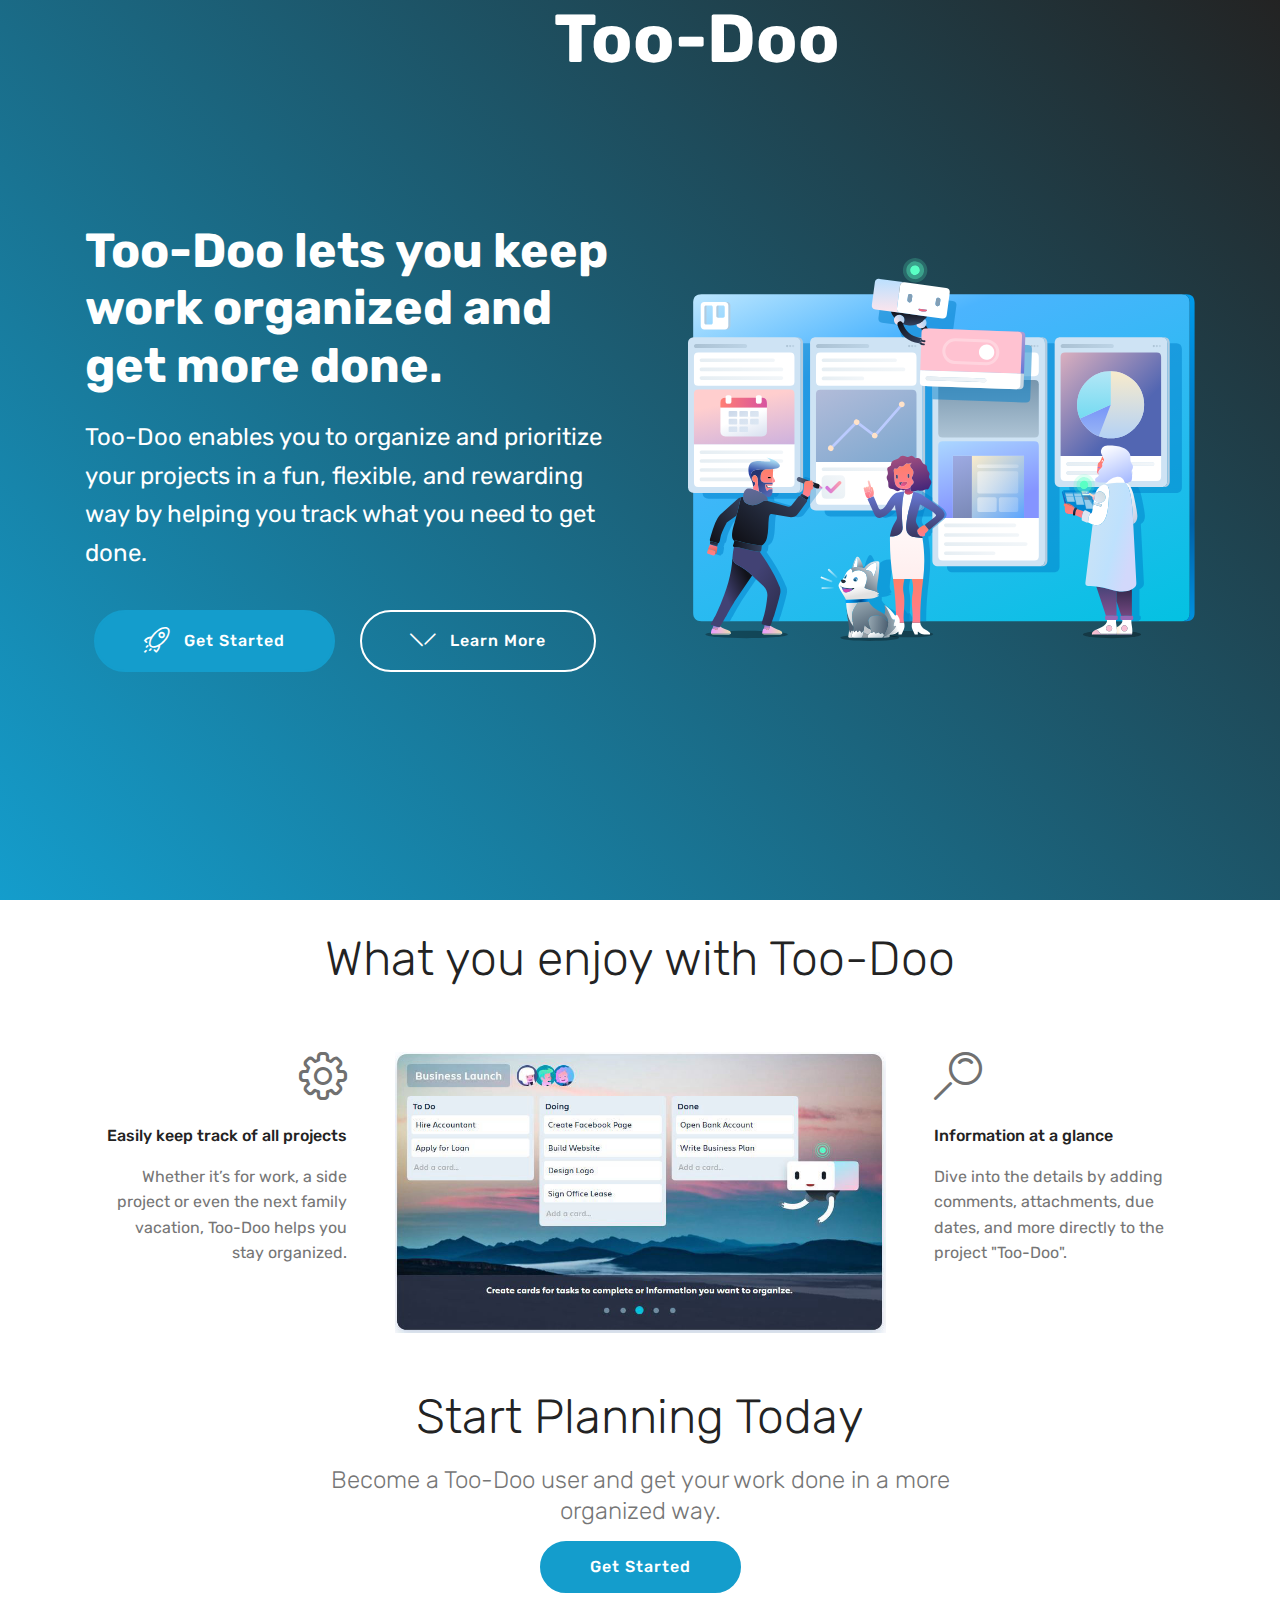
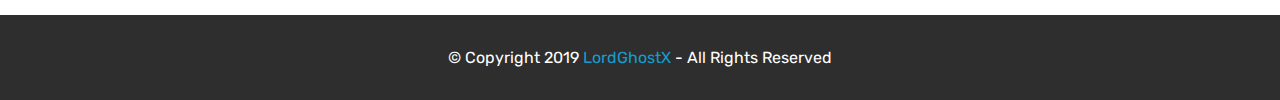
<file: Too-Doo/UI/index.html>
<!DOCTYPE html>
<html  >
<head>
  <meta charset="UTF-8">
  <meta http-equiv="X-UA-Compatible" content="IE=edge">
  <meta name="generator" content="Mobirise v4.10.3, mobirise.com">
  <meta name="viewport" content="width=device-width, initial-scale=1, minimum-scale=1">
  <link rel="shortcut icon" href="assets/images/cover-128x53.png" type="image/x-icon">
  <meta name="description" content="Too-Doo enables you to organize and prioritize your projects in a fun, flexible, and rewarding way by helping you track what you need to get done.">
  
  <title>The Ultimate Todo Application</title>
  <link rel="stylesheet" href="assets/web/assets/mobirise-icons/mobirise-icons.css">
  <link rel="stylesheet" href="assets/web/assets/mobirise-icons-bold/mobirise-icons-bold.css">
  <link rel="stylesheet" href="assets/tether/tether.min.css">
  <link rel="stylesheet" href="assets/bootstrap/css/bootstrap.min.css">
  <link rel="stylesheet" href="assets/bootstrap/css/bootstrap-grid.min.css">
  <link rel="stylesheet" href="assets/bootstrap/css/bootstrap-reboot.min.css">
  <link rel="stylesheet" href="assets/dropdown/css/style.css">
  <link rel="stylesheet" href="assets/theme/css/style.css">
  <link rel="stylesheet" href="assets/mobirise/css/mbr-additional.css" type="text/css">
  
  
  
</head>
<body>
  <section class="menu cid-ryXarc9GTc" once="menu" id="menu2-6">

    

    <nav class="navbar navbar-expand beta-menu navbar-dropdown align-items-center navbar-toggleable-sm bg-color transparent">
        <button class="navbar-toggler navbar-toggler-right" type="button" data-toggle="collapse" data-target="#navbarSupportedContent" aria-controls="navbarSupportedContent" aria-expanded="false" aria-label="Toggle navigation">
            <div class="hamburger">
                <span></span>
                <span></span>
                <span></span>
                <span></span>
            </div>
        </button>
        <div class="menu-logo">
            <div class="navbar-brand">
                
                <span class="navbar-caption-wrap"><a class="navbar-caption text-white display-1" href="index.html">&nbsp; &nbsp; &nbsp; &nbsp; &nbsp; &nbsp; &nbsp; &nbsp; &nbsp; &nbsp; &nbsp; &nbsp; &nbsp; &nbsp; &nbsp; &nbsp; &nbsp; Too-Doo</a></span>
            </div>
        </div>
        <div class="collapse navbar-collapse" id="navbarSupportedContent">
            
            
        </div>
    </nav>
</section>

<section class="header3 cid-ryWLL3mzpj mbr-fullscreen" id="header3-1">

    

    

    <div class="container">
        <div class="media-container-row">
            <div class="mbr-figure" style="width: 100%;">
                <img src="assets/images/hero-a.svg" alt="Mobirise" title="">
            </div>

            <div class="media-content">
                <h1 class="mbr-section-title mbr-white pb-3 mbr-fonts-style display-2"><strong>Too-Doo lets you keep work organized and get more done.</strong></h1>
                
                <div class="mbr-section-text mbr-white pb-3 ">
                    <p class="mbr-text mbr-fonts-style display-5">Too-Doo enables you to organize and prioritize your projects in a fun, flexible, and rewarding way by helping you track what you need to get done.
                    </p>
                </div>
                <div class="mbr-section-btn"><a class="btn btn-md btn-primary display-4" href="register.html"><span class="mbrib-rocket mbr-iconfont mbr-iconfont-btn"></span>Get Started</a>
                    <a class="btn btn-md btn-white-outline display-4" href="#features"><span class="mbrib-arrow-down mbr-iconfont mbr-iconfont-btn"></span>Learn More</a></div>
            </div>
        </div>
    </div>

</section>

<section class="features12 cid-ryX5G7sCvt" id="features">
    
    

    

    <div class="container">
        <h2 class="mbr-section-title pb-2 mbr-fonts-style display-2">
            What you enjoy with Too-Doo</h2>
        

        <div class="media-container-row pt-5">
            <div class="block-content align-right">
                <div class="card pl-3 pr-3">
                    <div class="mbr-card-img-title">
                        <div class="card-img pb-3">
                             <span class="mbr-iconfont mbrib-setting"></span>
                        </div>
                        <div class="mbr-crt-title">
                            <h4 class="card-title py-2 mbr-crt-title mbr-fonts-style display-7">Easily keep track of all projects</h4>
                        </div>
                    </div>                

                    <div class="card-box">
                        <p class="mbr-text mbr-section-text mbr-fonts-style display-7">
                            Whether it’s for work, a side project or even the next family vacation, Too-Doo helps you stay organized.
                        </p>
                    </div>
                </div>

                
            </div>

            <div class="mbr-figure m-auto" style="width: 50%;">
                <img src="assets/images/hero-b-891x510.jpg" alt="Mobirise" title="">
            </div>

            <div class="block-content align-left">
                <div class="card pl-3 pr-3">
                    <div class="mbr-card-img-title">
                        <div class="card-img pb-3">
                             <span class="mbr-iconfont mbrib-search"></span>
                        </div>
                        <div class="mbr-crt-title">
                            <h4 class="card-title py-2 mbr-crt-title mbr-fonts-style display-7">Information at a glance</h4>
                        </div>
                    </div>                

                    <div class="card-box">
                        <p class="mbr-text mbr-section-text mbr-fonts-style display-7">
                            Dive into the details by adding comments, attachments, due dates, and more directly to the project "Too-Doo".</p>
                    </div>
                </div>

                
            </div>
        </div>
    </div>
</section>

<section class="mbr-section content4 cid-ryX7T4BhoN" id="content4-4">

    

    <div class="container">
        <div class="media-container-row">
            <div class="title col-12 col-md-8">
                <h2 class="align-center pb-3 mbr-fonts-style display-2">Start Planning Today</h2>
                <h3 class="mbr-section-subtitle align-center mbr-light mbr-fonts-style display-5">Become a Too-Doo user and get your work done in a more organized way.</h3>
                
            </div>
        </div>
    </div>
</section>

<section class="mbr-section content8 cid-ryXbfy8WKF" id="content8-7">

    

    <div class="container">
        <div class="media-container-row title">
            <div class="col-12 col-md-8">
                <div class="mbr-section-btn align-center"><a class="btn btn-primary display-4" href="register.html">Get Started</a></div>
            </div>
        </div>
    </div>
</section>

<section once="footers" class="cid-ryXbBTrbIF" id="footer6-8">

    

    

    <div class="container">
        <div class="media-container-row align-center mbr-white">
            <div class="col-12">
                <p class="mbr-text mb-0 mbr-fonts-style display-7">
                    © Copyright 2019 <a href="https://github.com/LordGhostX" target="_blank">LordGhostX</a> - All Rights Reserved
                </p>
            </div>
        </div>
    </div>
</section>


  <script src="assets/web/assets/jquery/jquery.min.js"></script>
  <script src="assets/popper/popper.min.js"></script>
  <script src="assets/tether/tether.min.js"></script>
  <script src="assets/bootstrap/js/bootstrap.min.js"></script>
  <script src="assets/smoothscroll/smooth-scroll.js"></script>
  <script src="assets/dropdown/js/script.min.js"></script>
  <script src="assets/touchswipe/jquery.touch-swipe.min.js"></script>
  <script src="assets/theme/js/script.js"></script>
  
  
</body>
</html>
</file>
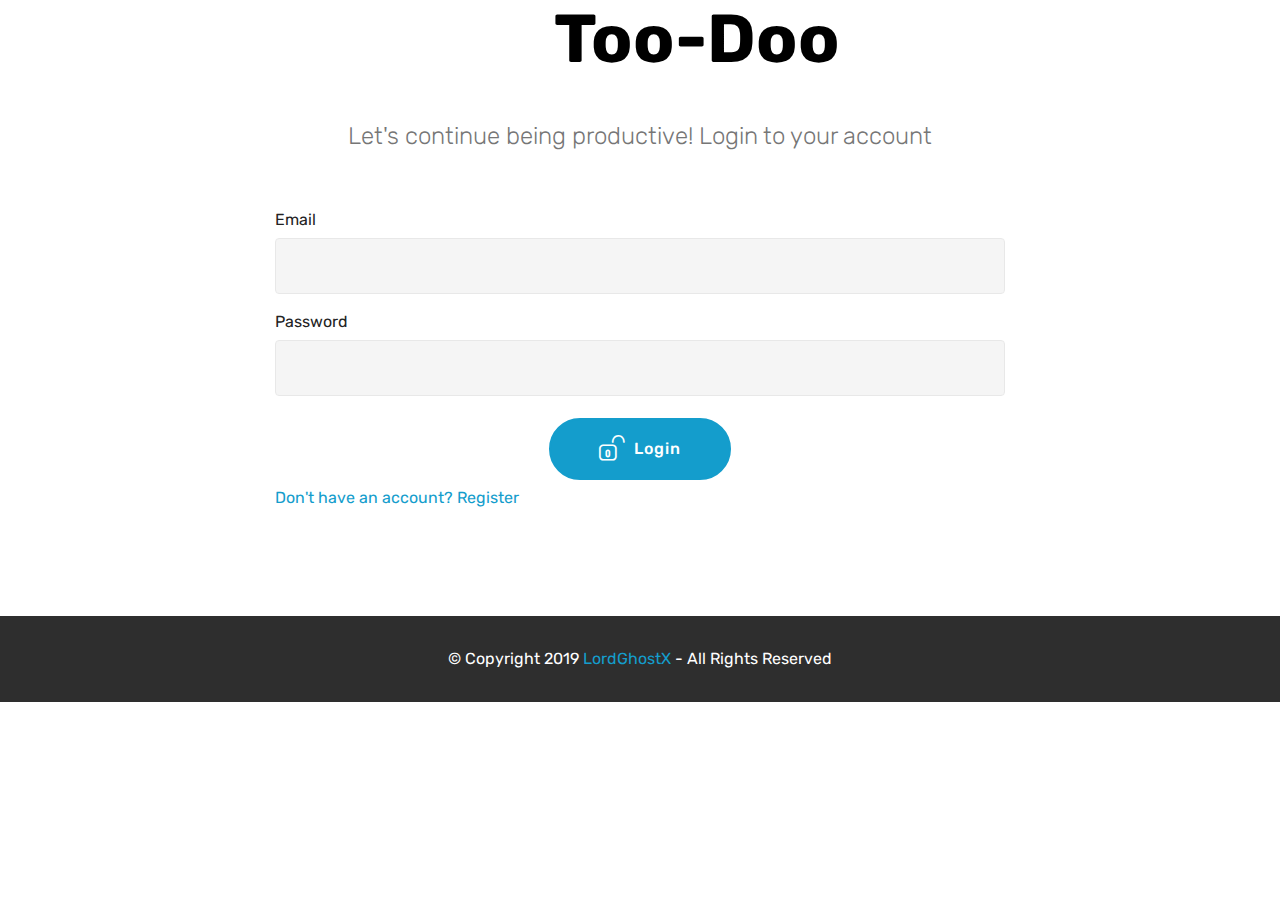
<file: Too-Doo/UI/login.html>
<!DOCTYPE html>
<html  >
<head>
  <meta charset="UTF-8">
  <meta http-equiv="X-UA-Compatible" content="IE=edge">
  <meta name="generator" content="Mobirise v4.10.3, mobirise.com">
  <meta name="viewport" content="width=device-width, initial-scale=1, minimum-scale=1">
  <link rel="shortcut icon" href="assets/images/cover-128x53.png" type="image/x-icon">
  <meta name="description" content="Login to your Too-Doo account">
  
  <title>Login to Too-Doo</title>
  <link rel="stylesheet" href="assets/web/assets/mobirise-icons/mobirise-icons.css">
  <link rel="stylesheet" href="assets/web/assets/mobirise-icons-bold/mobirise-icons-bold.css">
  <link rel="stylesheet" href="assets/tether/tether.min.css">
  <link rel="stylesheet" href="assets/bootstrap/css/bootstrap.min.css">
  <link rel="stylesheet" href="assets/bootstrap/css/bootstrap-grid.min.css">
  <link rel="stylesheet" href="assets/bootstrap/css/bootstrap-reboot.min.css">
  <link rel="stylesheet" href="assets/dropdown/css/style.css">
  <link rel="stylesheet" href="assets/theme/css/style.css">
  <link rel="stylesheet" href="assets/mobirise/css/mbr-additional.css" type="text/css">
  
  
  
</head>
<body>
  <section class="menu cid-ryXarc9GTc" once="menu" id="menu2-9">

    

    <nav class="navbar navbar-expand beta-menu navbar-dropdown align-items-center navbar-toggleable-sm bg-color transparent">
        <button class="navbar-toggler navbar-toggler-right" type="button" data-toggle="collapse" data-target="#navbarSupportedContent" aria-controls="navbarSupportedContent" aria-expanded="false" aria-label="Toggle navigation">
            <div class="hamburger">
                <span></span>
                <span></span>
                <span></span>
                <span></span>
            </div>
        </button>
        <div class="menu-logo">
            <div class="navbar-brand">
                
                <span class="navbar-caption-wrap"><a class="navbar-caption text-black display-1" href="index.html">&nbsp; &nbsp; &nbsp; &nbsp; &nbsp; &nbsp; &nbsp; &nbsp; &nbsp; &nbsp; &nbsp; &nbsp; &nbsp; &nbsp; &nbsp; &nbsp; &nbsp; Too-Doo</a></span>
            </div>
        </div>
        <div class="collapse navbar-collapse" id="navbarSupportedContent">
            
            
        </div>
    </nav>
</section>

<section class="mbr-section form1 cid-ryYG7wJq4y" id="form1-b">

    

    
    <div class="container">
        <div class="row justify-content-center">
            <div class="title col-12 col-lg-8">
                
                <h3 class="mbr-section-subtitle align-center mbr-light pb-3 mbr-fonts-style display-5">
                    <br>Let's continue being productive! Login to your account</h3>
            </div>
        </div>
    </div>
    <div class="container">
        <div class="row justify-content-center">
            <div class="media-container-column col-lg-8" data-form-type="formoid">
                <!---Formbuilder Form--->
                <form action="dashboard.html" method="POST" class="mbr-form form-with-styler">
                    <div class="row">
                        
                        <div hidden="hidden" data-form-alert-danger="" class="alert alert-danger col-12">
                        </div>
                    </div>
                    <div class="dragArea row">
                        <div class="col-md-12  form-group" data-for="name">
                            <label for="email-form1-b" class="form-control-label mbr-fonts-style display-7">Email</label>
                            <input type="email" name="email" data-form-field="Email" required="required" class="form-control display-7" id="email-form1-b">
                        </div>
                        
						<div data-for="Password" class="col-md-12 form-group">
                            <label for="password-form1-b" class="form-control-label mbr-fonts-style display-7">Password</label>
                            <input type="password" name="password" data-form-field="Password" class="form-control display-7" id="password-form1-b">
                        </div>
                        <div class="col-md-12 input-group-btn align-center"><button type="submit" class="btn btn-primary btn-form display-4"><span class="mbrib-unlock mbr-iconfont mbr-iconfont-btn"></span>Login</button></div>
                    </div>
					<div>
						<p class="mbr-fonts-style display-7"><a href="register.html">Don't have an account? Register</a></p>
					</div>
                </form><!---Formbuilder Form--->
            </div>
        </div>
    </div>
</section>

<section once="footers" class="cid-ryXbBTrbIF" id="footer6-a">

    

    

    <div class="container">
        <div class="media-container-row align-center mbr-white">
            <div class="col-12">
                <p class="mbr-text mb-0 mbr-fonts-style display-7">
                    © Copyright 2019 <a href="https://github.com/LordGhostX" target="_blank">LordGhostX</a> - All Rights Reserved
                </p>
            </div>
        </div>
    </div>
</section>


  <script src="assets/web/assets/jquery/jquery.min.js"></script>
  <script src="assets/popper/popper.min.js"></script>
  <script src="assets/tether/tether.min.js"></script>
  <script src="assets/bootstrap/js/bootstrap.min.js"></script>
  <script src="assets/smoothscroll/smooth-scroll.js"></script>
  <script src="assets/dropdown/js/script.min.js"></script>
  <script src="assets/touchswipe/jquery.touch-swipe.min.js"></script>
  <script src="assets/theme/js/script.js"></script>
  
  
</body>
</html>
</file>
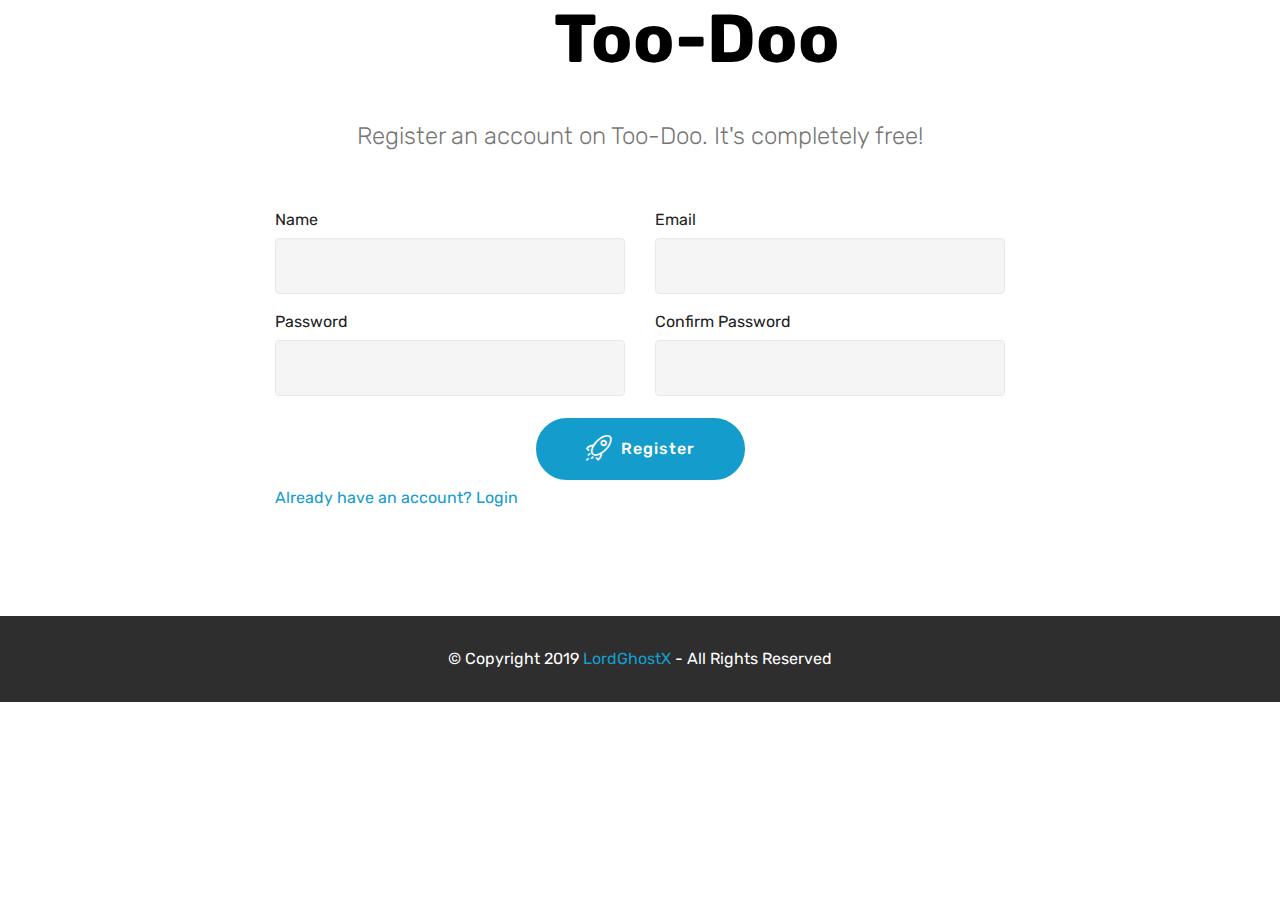
<file: Too-Doo/UI/register.html>
<!DOCTYPE html>
<html  >
<head>
  <meta charset="UTF-8">
  <meta http-equiv="X-UA-Compatible" content="IE=edge">
  <meta name="generator" content="Mobirise v4.10.3, mobirise.com">
  <meta name="viewport" content="width=device-width, initial-scale=1, minimum-scale=1">
  <link rel="shortcut icon" href="assets/images/cover-128x53.png" type="image/x-icon">
  <meta name="description" content="Register on the Too-Doo Application">
  
  <title>Register on Too-Doo</title>
  <link rel="stylesheet" href="assets/web/assets/mobirise-icons/mobirise-icons.css">
  <link rel="stylesheet" href="assets/web/assets/mobirise-icons-bold/mobirise-icons-bold.css">
  <link rel="stylesheet" href="assets/tether/tether.min.css">
  <link rel="stylesheet" href="assets/bootstrap/css/bootstrap.min.css">
  <link rel="stylesheet" href="assets/bootstrap/css/bootstrap-grid.min.css">
  <link rel="stylesheet" href="assets/bootstrap/css/bootstrap-reboot.min.css">
  <link rel="stylesheet" href="assets/dropdown/css/style.css">
  <link rel="stylesheet" href="assets/theme/css/style.css">
  <link rel="stylesheet" href="assets/mobirise/css/mbr-additional.css" type="text/css">
  
  
  
</head>
<body>
  <section class="menu cid-ryXarc9GTc" once="menu" id="menu2-9">

    

    <nav class="navbar navbar-expand beta-menu navbar-dropdown align-items-center navbar-toggleable-sm bg-color transparent">
        <button class="navbar-toggler navbar-toggler-right" type="button" data-toggle="collapse" data-target="#navbarSupportedContent" aria-controls="navbarSupportedContent" aria-expanded="false" aria-label="Toggle navigation">
            <div class="hamburger">
                <span></span>
                <span></span>
                <span></span>
                <span></span>
            </div>
        </button>
        <div class="menu-logo">
            <div class="navbar-brand">
                
                <span class="navbar-caption-wrap"><a class="navbar-caption text-black display-1" href="index.html">&nbsp; &nbsp; &nbsp; &nbsp; &nbsp; &nbsp; &nbsp; &nbsp; &nbsp; &nbsp; &nbsp; &nbsp; &nbsp; &nbsp; &nbsp; &nbsp; &nbsp; Too-Doo</a></span>
            </div>
        </div>
        <div class="collapse navbar-collapse" id="navbarSupportedContent">
            
            
        </div>
    </nav>
</section>

<section class="mbr-section form1 cid-ryYG7wJq4y" id="form1-b">

    

    
    <div class="container">
        <div class="row justify-content-center">
            <div class="title col-12 col-lg-8">
                
                <h3 class="mbr-section-subtitle align-center mbr-light pb-3 mbr-fonts-style display-5">
                    <br>Register an account on Too-Doo. It's completely free!</h3>
            </div>
        </div>
    </div>
    <div class="container">
        <div class="row justify-content-center">
            <div class="media-container-column col-lg-8" data-form-type="formoid">
                <!---Formbuilder Form--->
                <form action="login.html" method="POST" class="mbr-form form-with-styler">
                    <div class="row">
                        
                        <div hidden="hidden" data-form-alert-danger="" class="alert alert-danger col-12">
                        </div>
                    </div>
                    <div class="dragArea row">
                        <div class="col-md-6  form-group" data-for="name">
                            <label for="name-form1-b" class="form-control-label mbr-fonts-style display-7">Name</label>
                            <input type="text" name="name" data-form-field="Name" required="required" class="form-control display-7" id="name-form1-b">
                        </div>
                        <div class="col-md-6  form-group" data-for="email">
                            <label for="email-form1-b" class="form-control-label mbr-fonts-style display-7">Email</label>
                            <input type="email" name="email" data-form-field="Email" required="required" class="form-control display-7" id="email-form1-b">
                        </div>
                        
                        <div data-for="Password1" class="col-md-6 form-group">
                            <label for="password1-form1-b" class="form-control-label mbr-fonts-style display-7">Password</label>
                            <input type="password" name="password1" data-form-field="Password1" class="form-control display-7" id="password1-form1-b">
                        </div>
						<div data-for="Password2" class="col-md-6 form-group">
                            <label for="password2-form1-b" class="form-control-label mbr-fonts-style display-7">Confirm Password</label>
                            <input type="password" name="password2" data-form-field="Password2" class="form-control display-7" id="password2-form1-b">
                        </div>
                        <div class="col-md-12 input-group-btn align-center"><button type="submit" class="btn btn-primary btn-form display-4"><span class="mbrib-rocket mbr-iconfont mbr-iconfont-btn"></span>Register</button></div>
                    </div>
					<div>
						<p class="mbr-fonts-style display-7"><a href="login.html">Already have an account? Login</a></p>
					</div>
                </form><!---Formbuilder Form--->
            </div>
        </div>
    </div>
</section>

<section once="footers" class="cid-ryXbBTrbIF" id="footer6-a">

    

    

    <div class="container">
        <div class="media-container-row align-center mbr-white">
            <div class="col-12">
                <p class="mbr-text mb-0 mbr-fonts-style display-7">
                    © Copyright 2019 <a href="https://github.com/LordGhostX" target="_blank">LordGhostX</a> - All Rights Reserved
                </p>
            </div>
        </div>
    </div>
</section>


  <script src="assets/web/assets/jquery/jquery.min.js"></script>
  <script src="assets/popper/popper.min.js"></script>
  <script src="assets/tether/tether.min.js"></script>
  <script src="assets/bootstrap/js/bootstrap.min.js"></script>
  <script src="assets/smoothscroll/smooth-scroll.js"></script>
  <script src="assets/dropdown/js/script.min.js"></script>
  <script src="assets/touchswipe/jquery.touch-swipe.min.js"></script>
  <script src="assets/theme/js/script.js"></script>
  
  
</body>
</html>
</file>
<file: Too-Doo/UI/assets/web/assets/mobirise-icons/mobirise-icons.css>
@font-face {
  font-family: 'MobiriseIcons';
  src:  url('mobirise-icons.eot?spat4u');
  src:  url('mobirise-icons.eot?spat4u#iefix') format('embedded-opentype'),
    url('mobirise-icons.ttf?spat4u') format('truetype'),
    url('mobirise-icons.woff?spat4u') format('woff'),
    url('mobirise-icons.svg?spat4u#MobiriseIcons') format('svg');
  font-weight: normal;
  font-style: normal;
}

[class^="mbri-"], [class*=" mbri-"] {
  /* use !important to prevent issues with browser extensions that change fonts */
  font-family: MobiriseIcons !important;
  speak: none;
  font-style: normal;
  font-weight: normal;
  font-variant: normal;
  text-transform: none;
  line-height: 1;

  /* Better Font Rendering =========== */
  -webkit-font-smoothing: antialiased;
  -moz-osx-font-smoothing: grayscale;
}

.mbri-add-submenu:before {
  content: "\e900";
}
.mbri-alert:before {
  content: "\e901";
}
.mbri-align-center:before {
  content: "\e902";
}
.mbri-align-justify:before {
  content: "\e903";
}
.mbri-align-left:before {
  content: "\e904";
}
.mbri-align-right:before {
  content: "\e905";
}
.mbri-android:before {
  content: "\e906";
}
.mbri-apple:before {
  content: "\e907";
}
.mbri-arrow-down:before {
  content: "\e908";
}
.mbri-arrow-next:before {
  content: "\e909";
}
.mbri-arrow-prev:before {
  content: "\e90a";
}
.mbri-arrow-up:before {
  content: "\e90b";
}
.mbri-bold:before {
  content: "\e90c";
}
.mbri-bookmark:before {
  content: "\e90d";
}
.mbri-bootstrap:before {
  content: "\e90e";
}
.mbri-briefcase:before {
  content: "\e90f";
}
.mbri-browse:before {
  content: "\e910";
}
.mbri-bulleted-list:before {
  content: "\e911";
}
.mbri-calendar:before {
  content: "\e912";
}
.mbri-camera:before {
  content: "\e913";
}
.mbri-cart-add:before {
  content: "\e914";
}
.mbri-cart-full:before {
  content: "\e915";
}
.mbri-cash:before {
  content: "\e916";
}
.mbri-change-style:before {
  content: "\e917";
}
.mbri-chat:before {
  content: "\e918";
}
.mbri-clock:before {
  content: "\e919";
}
.mbri-close:before {
  content: "\e91a";
}
.mbri-cloud:before {
  content: "\e91b";
}
.mbri-code:before {
  content: "\e91c";
}
.mbri-contact-form:before {
  content: "\e91d";
}
.mbri-credit-card:before {
  content: "\e91e";
}
.mbri-cursor-click:before {
  content: "\e91f";
}
.mbri-cust-feedback:before {
  content: "\e920";
}
.mbri-database:before {
  content: "\e921";
}
.mbri-delivery:before {
  content: "\e922";
}
.mbri-desktop:before {
  content: "\e923";
}
.mbri-devices:before {
  content: "\e924";
}
.mbri-down:before {
  content: "\e925";
}
.mbri-download:before {
  content: "\e989";
}
.mbri-drag-n-drop:before {
  content: "\e927";
}
.mbri-drag-n-drop2:before {
  content: "\e928";
}
.mbri-edit:before {
  content: "\e929";
}
.mbri-edit2:before {
  content: "\e92a";
}
.mbri-error:before {
  content: "\e92b";
}
.mbri-extension:before {
  content: "\e92c";
}
.mbri-features:before {
  content: "\e92d";
}
.mbri-file:before {
  content: "\e92e";
}
.mbri-flag:before {
  content: "\e92f";
}
.mbri-folder:before {
  content: "\e930";
}
.mbri-gift:before {
  content: "\e931";
}
.mbri-github:before {
  content: "\e932";
}
.mbri-globe:before {
  content: "\e933";
}
.mbri-globe-2:before {
  content: "\e934";
}
.mbri-growing-chart:before {
  content: "\e935";
}
.mbri-hearth:before {
  content: "\e936";
}
.mbri-help:before {
  content: "\e937";
}
.mbri-home:before {
  content: "\e938";
}
.mbri-hot-cup:before {
  content: "\e939";
}
.mbri-idea:before {
  content: "\e93a";
}
.mbri-image-gallery:before {
  content: "\e93b";
}
.mbri-image-slider:before {
  content: "\e93c";
}
.mbri-info:before {
  content: "\e93d";
}
.mbri-italic:before {
  content: "\e93e";
}
.mbri-key:before {
  content: "\e93f";
}
.mbri-laptop:before {
  content: "\e940";
}
.mbri-layers:before {
  content: "\e941";
}
.mbri-left-right:before {
  content: "\e942";
}
.mbri-left:before {
  content: "\e943";
}
.mbri-letter:before {
  content: "\e944";
}
.mbri-like:before {
  content: "\e945";
}
.mbri-link:before {
  content: "\e946";
}
.mbri-lock:before {
  content: "\e947";
}
.mbri-login:before {
  content: "\e948";
}
.mbri-logout:before {
  content: "\e949";
}
.mbri-magic-stick:before {
  content: "\e94a";
}
.mbri-map-pin:before {
  content: "\e94b";
}
.mbri-menu:before {
  content: "\e94c";
}
.mbri-mobile:before {
  content: "\e94d";
}
.mbri-mobile2:before {
  content: "\e94e";
}
.mbri-mobirise:before {
  content: "\e94f";
}
.mbri-more-horizontal:before {
  content: "\e950";
}
.mbri-more-vertical:before {
  content: "\e951";
}
.mbri-music:before {
  content: "\e952";
}
.mbri-new-file:before {
  content: "\e953";
}
.mbri-numbered-list:before {
  content: "\e954";
}
.mbri-opened-folder:before {
  content: "\e955";
}
.mbri-pages:before {
  content: "\e956";
}
.mbri-paper-plane:before {
  content: "\e957";
}
.mbri-paperclip:before {
  content: "\e958";
}
.mbri-photo:before {
  content: "\e959";
}
.mbri-photos:before {
  content: "\e95a";
}
.mbri-pin:before {
  content: "\e95b";
}
.mbri-play:before {
  content: "\e95c";
}
.mbri-plus:before {
  content: "\e95d";
}
.mbri-preview:before {
  content: "\e95e";
}
.mbri-print:before {
  content: "\e95f";
}
.mbri-protect:before {
  content: "\e960";
}
.mbri-question:before {
  content: "\e961";
}
.mbri-quote-left:before {
  content: "\e962";
}
.mbri-quote-right:before {
  content: "\e963";
}
.mbri-refresh:before {
  content: "\e964";
}
.mbri-responsive:before {
  content: "\e965";
}
.mbri-right:before {
  content: "\e966";
}
.mbri-rocket:before {
  content: "\e967";
}
.mbri-sad-face:before {
  content: "\e968";
}
.mbri-sale:before {
  content: "\e969";
}
.mbri-save:before {
  content: "\e96a";
}
.mbri-search:before {
  content: "\e96b";
}
.mbri-setting:before {
  content: "\e96c";
}
.mbri-setting2:before {
  content: "\e96d";
}
.mbri-setting3:before {
  content: "\e96e";
}
.mbri-share:before {
  content: "\e96f";
}
.mbri-shopping-bag:before {
  content: "\e970";
}
.mbri-shopping-basket:before {
  content: "\e971";
}
.mbri-shopping-cart:before {
  content: "\e972";
}
.mbri-sites:before {
  content: "\e973";
}
.mbri-smile-face:before {
  content: "\e974";
}
.mbri-speed:before {
  content: "\e975";
}
.mbri-star:before {
  content: "\e976";
}
.mbri-success:before {
  content: "\e977";
}
.mbri-sun:before {
  content: "\e978";
}
.mbri-sun2:before {
  content: "\e979";
}
.mbri-tablet:before {
  content: "\e97a";
}
.mbri-tablet-vertical:before {
  content: "\e97b";
}
.mbri-target:before {
  content: "\e97c";
}
.mbri-timer:before {
  content: "\e97d";
}
.mbri-to-ftp:before {
  content: "\e97e";
}
.mbri-to-local-drive:before {
  content: "\e97f";
}
.mbri-touch-swipe:before {
  content: "\e980";
}
.mbri-touch:before {
  content: "\e981";
}
.mbri-trash:before {
  content: "\e982";
}
.mbri-underline:before {
  content: "\e983";
}
.mbri-unlink:before {
  content: "\e984";
}
.mbri-unlock:before {
  content: "\e985";
}
.mbri-up-down:before {
  content: "\e986";
}
.mbri-up:before {
  content: "\e987";
}
.mbri-update:before {
  content: "\e988";
}
.mbri-upload:before {
 content: "\e926"; 
}
.mbri-user:before {
  content: "\e98a";
}
.mbri-user2:before {
  content: "\e98b";
}
.mbri-users:before {
  content: "\e98c";
}
.mbri-video:before {
  content: "\e98d";
}
.mbri-video-play:before {
  content: "\e98e";
}
.mbri-watch:before {
  content: "\e98f";
}
.mbri-website-theme:before {
  content: "\e990";
}
.mbri-wifi:before {
  content: "\e991";
}
.mbri-windows:before {
  content: "\e992";
}
.mbri-zoom-out:before {
  content: "\e993";
}
.mbri-redo:before {
  content: "\e994";
}
.mbri-undo:before {
  content: "\e995";
}
</file>
<file: Too-Doo/UI/assets/web/assets/mobirise-icons-bold/mobirise-icons-bold.css>
@font-face {
  font-family: 'mobirise-icons-bold';
  src:  url('mobirise-icons-bold.eot?m1l4yr');
  src:  url('mobirise-icons-bold.eot?m1l4yr#iefix') format('embedded-opentype'),
    url('mobirise-icons-bold.ttf?m1l4yr') format('truetype'),
    url('mobirise-icons-bold.woff?m1l4yr') format('woff'),
    url('mobirise-icons-bold.svg?m1l4yr#mobirise-icons-bold') format('svg');
  font-weight: normal;
  font-style: normal;
}

[class^="mbrib-"], [class*="mbrib-"] {
  /* use !important to prevent issues with browser extensions that change fonts */
  font-family: 'mobirise-icons-bold' !important;
  speak: none;
  font-style: normal;
  font-weight: normal;
  font-variant: normal;
  text-transform: none;
  line-height: 1;

  /* Better Font Rendering =========== */
  -webkit-font-smoothing: antialiased;
  -moz-osx-font-smoothing: grayscale;
}

.mbrib-add-submenu:before {
  content: "\e900";
}
.mbrib-alert:before {
  content: "\e901";
}
.mbrib-align-center:before {
  content: "\e902";
}
.mbrib-align-justify:before {
  content: "\e903";
}
.mbrib-align-left:before {
  content: "\e904";
}
.mbrib-align-right:before {
  content: "\e905";
}
.mbrib-android:before {
  content: "\e906";
}
.mbrib-apple:before {
  content: "\e907";
}
.mbrib-arrow-down:before {
  content: "\e908";
}
.mbrib-arrow-next:before {
  content: "\e909";
}
.mbrib-arrow-prev:before {
  content: "\e90a";
}
.mbrib-arrow-up:before {
  content: "\e90b";
}
.mbrib-bold:before {
  content: "\e90c";
}
.mbrib-bookmark:before {
  content: "\e90d";
}
.mbrib-bootstrap:before {
  content: "\e90e";
}
.mbrib-briefcase:before {
  content: "\e90f";
}
.mbrib-browse:before {
  content: "\e910";
}
.mbrib-bulleted-list:before {
  content: "\e911";
}
.mbrib-calendar:before {
  content: "\e912";
}
.mbrib-camera:before {
  content: "\e913";
}
.mbrib-cart-add:before {
  content: "\e914";
}
.mbrib-cart-full:before {
  content: "\e915";
}
.mbrib-cash:before {
  content: "\e916";
}
.mbrib-change-style:before {
  content: "\e917";
}
.mbrib-chat:before {
  content: "\e918";
}
.mbrib-clock:before {
  content: "\e919";
}
.mbrib-close:before {
  content: "\e91a";
}
.mbrib-cloud:before {
  content: "\e91b";
}
.mbrib-code:before {
  content: "\e91c";
}
.mbrib-contact-form:before {
  content: "\e91d";
}
.mbrib-credit-card:before {
  content: "\e91e";
}
.mbrib-cursor-click:before {
  content: "\e91f";
}
.mbrib-cust-feedback:before {
  content: "\e920";
}
.mbrib-database:before {
  content: "\e921";
}
.mbrib-delivery:before {
  content: "\e922";
}
.mbrib-desktop:before {
  content: "\e923";
}
.mbrib-devices:before {
  content: "\e924";
}
.mbrib-down:before {
  content: "\e925";
}
.mbrib-download:before {
  content: "\e926";
}
.mbrib-drag-n-drop:before {
  content: "\e927";
}
.mbrib-drag-n-drop2:before {
  content: "\e928";
}
.mbrib-edit:before {
  content: "\e929";
}
.mbrib-edit2:before {
  content: "\e92a";
}
.mbrib-error:before {
  content: "\e92b";
}
.mbrib-extension:before {
  content: "\e92c";
}
.mbrib-features:before {
  content: "\e92d";
}
.mbrib-file:before {
  content: "\e92e";
}
.mbrib-flag:before {
  content: "\e92f";
}
.mbrib-folder:before {
  content: "\e930";
}
.mbrib-gift:before {
  content: "\e931";
}
.mbrib-github:before {
  content: "\e932";
}
.mbrib-globe-2:before {
  content: "\e933";
}
.mbrib-globe:before {
  content: "\e934";
}
.mbrib-growing-chart:before {
  content: "\e935";
}
.mbrib-hearth:before {
  content: "\e936";
}
.mbrib-help:before {
  content: "\e937";
}
.mbrib-home:before {
  content: "\e938";
}
.mbrib-hot-cup:before {
  content: "\e939";
}
.mbrib-idea:before {
  content: "\e93a";
}
.mbrib-image-gallery:before {
  content: "\e93b";
}
.mbrib-image-slider:before {
  content: "\e93c";
}
.mbrib-info:before {
  content: "\e93d";
}
.mbrib-italic:before {
  content: "\e93e";
}
.mbrib-key:before {
  content: "\e93f";
}
.mbrib-laptop:before {
  content: "\e940";
}
.mbrib-layers:before {
  content: "\e941";
}
.mbrib-left-right:before {
  content: "\e942";
}
.mbrib-left:before {
  content: "\e943";
}
.mbrib-letter:before {
  content: "\e944";
}
.mbrib-like:before {
  content: "\e945";
}
.mbrib-link:before {
  content: "\e946";
}
.mbrib-lock:before {
  content: "\e947";
}
.mbrib-login:before {
  content: "\e948";
}
.mbrib-logout:before {
  content: "\e949";
}
.mbrib-magic-stick:before {
  content: "\e94a";
}
.mbrib-map-pin:before {
  content: "\e94b";
}
.mbrib-menu:before {
  content: "\e94c";
}
.mbrib-mobile:before {
  content: "\e94d";
}
.mbrib-mobile2:before {
  content: "\e94e";
}
.mbrib-mobirise:before {
  content: "\e94f";
}
.mbrib-more-horizontal:before {
  content: "\e950";
}
.mbrib-more-vertical:before {
  content: "\e951";
}
.mbrib-music:before {
  content: "\e952";
}
.mbrib-new-file:before {
  content: "\e953";
}
.mbrib-numbered-list:before {
  content: "\e954";
}
.mbrib-opened-folder:before {
  content: "\e955";
}
.mbrib-pages:before {
  content: "\e956";
}
.mbrib-paper-plane:before {
  content: "\e957";
}
.mbrib-paperclip:before {
  content: "\e958";
}
.mbrib-photo:before {
  content: "\e959";
}
.mbrib-photos:before {
  content: "\e95a";
}
.mbrib-pin:before {
  content: "\e95b";
}
.mbrib-play:before {
  content: "\e95c";
}
.mbrib-plus:before {
  content: "\e95d";
}
.mbrib-preview:before {
  content: "\e95e";
}
.mbrib-print:before {
  content: "\e95f";
}
.mbrib-protect:before {
  content: "\e960";
}
.mbrib-question:before {
  content: "\e961";
}
.mbrib-quote-left:before {
  content: "\e962";
}
.mbrib-quote-right:before {
  content: "\e963";
}
.mbrib-redo:before {
  content: "\e964";
}
.mbrib-refresh:before {
  content: "\e965";
}
.mbrib-responsive:before {
  content: "\e966";
}
.mbrib-right:before {
  content: "\e967";
}
.mbrib-rocket:before {
  content: "\e968";
}
.mbrib-sad-face:before {
  content: "\e969";
}
.mbrib-sale:before {
  content: "\e96a";
}
.mbrib-save:before {
  content: "\e96b";
}
.mbrib-search:before {
  content: "\e96c";
}
.mbrib-setting:before {
  content: "\e96d";
}
.mbrib-setting2:before {
  content: "\e96e";
}
.mbrib-setting3:before {
  content: "\e96f";
}
.mbrib-share:before {
  content: "\e970";
}
.mbrib-shopping-bag:before {
  content: "\e971";
}
.mbrib-shopping-basket:before {
  content: "\e972";
}
.mbrib-shopping-cart:before {
  content: "\e973";
}
.mbrib-sites:before {
  content: "\e974";
}
.mbrib-smile-face:before {
  content: "\e975";
}
.mbrib-speed:before {
  content: "\e976";
}
.mbrib-star:before {
  content: "\e977";
}
.mbrib-success:before {
  content: "\e978";
}
.mbrib-sun:before {
  content: "\e979";
}
.mbrib-sun2:before {
  content: "\e97a";
}
.mbrib-tablet-vertical:before {
  content: "\e97b";
}
.mbrib-tablet:before {
  content: "\e97c";
}
.mbrib-target:before {
  content: "\e97d";
}
.mbrib-timer:before {
  content: "\e97e";
}
.mbrib-to-ftp:before {
  content: "\e97f";
}
.mbrib-to-local-drive:before {
  content: "\e980";
}
.mbrib-touch-swipe:before {
  content: "\e981";
}
.mbrib-touch:before {
  content: "\e982";
}
.mbrib-trash:before {
  content: "\e983";
}
.mbrib-underline:before {
  content: "\e984";
}
.mbrib-undo:before {
  content: "\e985";
}
.mbrib-unlink:before {
  content: "\e986";
}
.mbrib-unlock:before {
  content: "\e987";
}
.mbrib-up-down:before {
  content: "\e988";
}
.mbrib-up:before {
  content: "\e989";
}
.mbrib-update:before {
  content: "\e98a";
}
.mbrib-upload:before {
  content: "\e98b";
}
.mbrib-user:before {
  content: "\e98c";
}
.mbrib-user2:before {
  content: "\e98d";
}
.mbrib-users:before {
  content: "\e98e";
}
.mbrib-video-play:before {
  content: "\e98f";
}
.mbrib-video:before {
  content: "\e990";
}
.mbrib-watch:before {
  content: "\e991";
}
.mbrib-website-theme:before {
  content: "\e992";
}
.mbrib-wifi:before {
  content: "\e993";
}
.mbrib-windows:before {
  content: "\e994";
}
.mbrib-zoom-out:before {
  content: "\e995";
}
</file>
<file: Too-Doo/UI/assets/dropdown/css/style.css>
.navbar-dropdown {
  left: 0;
  padding: 0;
  position: absolute;
  right: 0;
  top: 0;
  transition: all 0.45s ease;
  z-index: 1030;
  background: #282828; }
  .navbar-dropdown .navbar-logo {
    margin-right: 0.8rem;
    transition: margin 0.3s ease-in-out;
    vertical-align: middle; }
    .navbar-dropdown .navbar-logo img {
      height: 3.125rem;
      transition: all 0.3s ease-in-out; }
    .navbar-dropdown .navbar-logo.mbr-iconfont {
      font-size: 3.125rem;
      line-height: 3.125rem; }
  .navbar-dropdown .navbar-caption {
    font-weight: 700;
    white-space: normal;
    vertical-align: -4px;
    line-height: 3.125rem !important; }
    .navbar-dropdown .navbar-caption, .navbar-dropdown .navbar-caption:hover {
      color: inherit;
      text-decoration: none; }
  .navbar-dropdown .mbr-iconfont + .navbar-caption {
    vertical-align: -1px; }
  .navbar-dropdown.navbar-fixed-top {
    position: fixed; }
  .navbar-dropdown .navbar-brand span {
    vertical-align: -4px; }
  .navbar-dropdown.bg-color.transparent {
    background: none; }
  .navbar-dropdown.navbar-short .navbar-brand {
    padding: 0.625rem 0; }
    .navbar-dropdown.navbar-short .navbar-brand span {
      vertical-align: -1px; }
  .navbar-dropdown.navbar-short .navbar-caption {
    line-height: 2.375rem !important;
    vertical-align: -2px; }
  .navbar-dropdown.navbar-short .navbar-logo {
    margin-right: 0.5rem; }
    .navbar-dropdown.navbar-short .navbar-logo img {
      height: 2.375rem; }
    .navbar-dropdown.navbar-short .navbar-logo.mbr-iconfont {
      font-size: 2.375rem;
      line-height: 2.375rem; }
  .navbar-dropdown.navbar-short .mbr-table-cell {
    height: 3.625rem; }
  .navbar-dropdown .navbar-close {
    left: 0.6875rem;
    position: fixed;
    top: 0.75rem;
    z-index: 1000; }
  .navbar-dropdown .hamburger-icon {
    content: "";
    display: inline-block;
    vertical-align: middle;
    width: 16px;
    -webkit-box-shadow: 0 -6px 0 1px #282828,0 0 0 1px #282828,0 6px 0 1px #282828;
    -moz-box-shadow: 0 -6px 0 1px #282828,0 0 0 1px #282828,0 6px 0 1px #282828;
    box-shadow: 0 -6px 0 1px #282828,0 0 0 1px #282828,0 6px 0 1px #282828; }

.dropdown-menu .dropdown-toggle[data-toggle="dropdown-submenu"]::after {
  border-bottom: 0.35em solid transparent;
  border-left: 0.35em solid;
  border-right: 0;
  border-top: 0.35em solid transparent;
  margin-left: 0.3rem; }

.dropdown-menu .dropdown-item:focus {
  outline: 0; }

.nav-dropdown {
  font-size: 0.75rem;
  font-weight: 500;
  height: auto !important; }
  .nav-dropdown .nav-btn {
    padding-left: 1rem; }
  .nav-dropdown .link {
    margin: .667em 1.667em;
    font-weight: 500;
    padding: 0;
    transition: color .2s ease-in-out; }
    .nav-dropdown .link.dropdown-toggle {
      margin-right: 2.583em; }
      .nav-dropdown .link.dropdown-toggle::after {
        margin-left: .25rem;
        border-top: 0.35em solid;
        border-right: 0.35em solid transparent;
        border-left: 0.35em solid transparent;
        border-bottom: 0; }
      .nav-dropdown .link.dropdown-toggle[aria-expanded="true"] {
        margin: 0;
        padding: 0.667em 3.263em  0.667em 1.667em; }
  .nav-dropdown .link::after,
  .nav-dropdown .dropdown-item::after {
    color: inherit; }
  .nav-dropdown .btn {
    font-size: 0.75rem;
    font-weight: 700;
    letter-spacing: 0;
    margin-bottom: 0;
    padding-left: 1.25rem;
    padding-right: 1.25rem; }
  .nav-dropdown .dropdown-menu {
    border-radius: 0;
    border: 0;
    left: 0;
    margin: 0;
    padding-bottom: 1.25rem;
    padding-top: 1.25rem;
    position: relative; }
  .nav-dropdown .dropdown-submenu {
    margin-left: 0.125rem;
    top: 0; }
  .nav-dropdown .dropdown-item {
    font-weight: 500;
    line-height: 2;
    padding: 0.3846em 4.615em 0.3846em 1.5385em;
    position: relative;
    transition: color .2s ease-in-out, background-color .2s ease-in-out; }
    .nav-dropdown .dropdown-item::after {
      margin-top: -0.3077em;
      position: absolute;
      right: 1.1538em;
      top: 50%; }
    .nav-dropdown .dropdown-item:focus, .nav-dropdown .dropdown-item:hover {
      background: none; }

@media (max-width: 767px) {
  .nav-dropdown.navbar-toggleable-sm {
    bottom: 0;
    display: none;
    left: 0;
    overflow-x: hidden;
    position: fixed;
    top: 0;
    transform: translateX(-100%);
    -ms-transform: translateX(-100%);
    -webkit-transform: translateX(-100%);
    width: 18.75rem;
    z-index: 999; } }
.nav-dropdown.navbar-toggleable-xl {
  bottom: 0;
  display: none;
  left: 0;
  overflow-x: hidden;
  position: fixed;
  top: 0;
  transform: translateX(-100%);
  -ms-transform: translateX(-100%);
  -webkit-transform: translateX(-100%);
  width: 18.75rem;
  z-index: 999; }

.nav-dropdown-sm {
  display: block !important;
  overflow-x: hidden;
  overflow: auto;
  padding-top: 3.875rem; }
  .nav-dropdown-sm::after {
    content: "";
    display: block;
    height: 3rem;
    width: 100%; }
  .nav-dropdown-sm.collapse.in ~ .navbar-close {
    display: block !important; }
  .nav-dropdown-sm.collapsing, .nav-dropdown-sm.collapse.in {
    transform: translateX(0);
    -ms-transform: translateX(0);
    -webkit-transform: translateX(0);
    transition: all 0.25s ease-out;
    -webkit-transition: all 0.25s ease-out;
    background: #282828; }
  .nav-dropdown-sm.collapsing[aria-expanded="false"] {
    transform: translateX(-100%);
    -ms-transform: translateX(-100%);
    -webkit-transform: translateX(-100%); }
  .nav-dropdown-sm .nav-item {
    display: block;
    margin-left: 0 !important;
    padding-left: 0; }
  .nav-dropdown-sm .link,
  .nav-dropdown-sm .dropdown-item {
    border-top: 1px dotted rgba(255, 255, 255, 0.1);
    font-size: 0.8125rem;
    line-height: 1.6;
    margin: 0 !important;
    padding: 0.875rem 2.4rem 0.875rem 1.5625rem !important;
    position: relative;
    white-space: normal; }
    .nav-dropdown-sm .link:focus, .nav-dropdown-sm .link:hover,
    .nav-dropdown-sm .dropdown-item:focus,
    .nav-dropdown-sm .dropdown-item:hover {
      background: rgba(0, 0, 0, 0.2) !important;
      color: #c0a375; }
  .nav-dropdown-sm .nav-btn {
    position: relative;
    padding: 1.5625rem 1.5625rem 0 1.5625rem; }
    .nav-dropdown-sm .nav-btn::before {
      border-top: 1px dotted rgba(255, 255, 255, 0.1);
      content: "";
      left: 0;
      position: absolute;
      top: 0;
      width: 100%; }
    .nav-dropdown-sm .nav-btn + .nav-btn {
      padding-top: 0.625rem; }
      .nav-dropdown-sm .nav-btn + .nav-btn::before {
        display: none; }
  .nav-dropdown-sm .btn {
    padding: 0.625rem 0; }
  .nav-dropdown-sm .dropdown-toggle[data-toggle="dropdown-submenu"]::after {
    margin-left: .25rem;
    border-top: 0.35em solid;
    border-right: 0.35em solid transparent;
    border-left: 0.35em solid transparent;
    border-bottom: 0; }
  .nav-dropdown-sm .dropdown-toggle[data-toggle="dropdown-submenu"][aria-expanded="true"]::after {
    border-top: 0;
    border-right: 0.35em solid transparent;
    border-left: 0.35em solid transparent;
    border-bottom: 0.35em solid; }
  .nav-dropdown-sm .dropdown-menu {
    margin: 0;
    padding: 0;
    position: relative;
    top: 0;
    left: 0;
    width: 100%;
    border: 0;
    float: none;
    border-radius: 0;
    background: none; }
  .nav-dropdown-sm .dropdown-submenu {
    left: 100%;
    margin-left: 0.125rem;
    margin-top: -1.25rem;
    top: 0; }

.navbar-toggleable-sm .nav-dropdown .dropdown-menu {
  position: absolute; }

.navbar-toggleable-sm .nav-dropdown .dropdown-submenu {
  left: 100%;
  margin-left: 0.125rem;
  margin-top: -1.25rem;
  top: 0; }

.navbar-toggleable-sm.opened .nav-dropdown .dropdown-menu {
  position: relative; }

.navbar-toggleable-sm.opened .nav-dropdown .dropdown-submenu {
  left: 0;
  margin-left: 00rem;
  margin-top: 0rem;
  top: 0; }

.is-builder .nav-dropdown.collapsing {
  transition: none !important; }

/*# sourceMappingURL=style.css.map */
</file>
<file: Too-Doo/UI/assets/theme/css/style.css>
/*!
 * Mobirise v4 theme (https://mobirise.com/)
 * Copyright 2017 Mobirise
 */
section {
  background-color: #eeeeee; }

section,
.container,
.container-fluid {
  position: relative;
  word-wrap: break-word; }

a.mbr-iconfont:hover {
  text-decoration: none; }

.article .lead p, .article .lead ul, .article .lead ol, .article .lead pre, .article .lead blockquote {
  margin-bottom: 0; }

a {
  font-style: normal;
  font-weight: 400;
  cursor: pointer; }
  a, a:hover {
    text-decoration: none; }

figure {
  margin-bottom: 0; }

body {
  color: #232323; }

h1, h2, h3, h4, h5, h6,
.h1, .h2, .h3, .h4, .h5, .h6,
.display-1, .display-2, .display-3, .display-4 {
  line-height: 1;
  word-break: break-word;
  word-wrap: break-word; }

b, strong {
  font-weight: bold; }

blockquote {
  padding: 10px 0 10px 20px;
  position: relative;
  border-left: 2px solid;
  border-color: #ff3366; }

input:-webkit-autofill, input:-webkit-autofill:hover, input:-webkit-autofill:focus, input:-webkit-autofill:active {
  transition-delay: 9999s;
  transition-property: background-color, color; }

textarea[type="hidden"] {
  display: none; }

body {
  position: relative; }

section {
  background-position: 50% 50%;
  background-repeat: no-repeat;
  background-size: cover; }
  section .mbr-background-video,
  section .mbr-background-video-preview {
    position: absolute;
    bottom: 0;
    left: 0;
    right: 0;
    top: 0; }

.hidden {
  visibility: hidden; }

.mbr-z-index20 {
  z-index: 20; }

/*! Base colors */
.mbr-white {
  color: #ffffff; }

.mbr-black {
  color: #000000; }

.mbr-bg-white {
  background-color: #ffffff; }

.mbr-bg-black {
  background-color: #000000; }

/*! Text-aligns */
.align-left {
  text-align: left; }

.align-center {
  text-align: center; }

.align-right {
  text-align: right; }

@media (max-width: 767px) {
  .align-left, .align-center, .align-right, .mbr-section-btn, .mbr-section-title {
    text-align: center; } }
/*! Font-weight  */
.mbr-light {
  font-weight: 300; }

.mbr-regular {
  font-weight: 400; }

.mbr-semibold {
  font-weight: 500; }

.mbr-bold {
  font-weight: 700; }

/*! Media  */
.media-size-item {
  -webkit-flex: 1 1 auto;
  -moz-flex: 1 1 auto;
  -ms-flex: 1 1 auto;
  -o-flex: 1 1 auto;
  flex: 1 1 auto; }

.media-content {
  -webkit-flex-basis: 100%;
  flex-basis: 100%; }

.media-container-row {
  display: -ms-flexbox;
  display: -webkit-flex;
  display: flex;
  -webkit-flex-direction: row;
  -ms-flex-direction: row;
  flex-direction: row;
  -webkit-flex-wrap: wrap;
  -ms-flex-wrap: wrap;
  flex-wrap: wrap;
  -webkit-justify-content: center;
  -ms-flex-pack: center;
  justify-content: center;
  -webkit-align-content: center;
  -ms-flex-line-pack: center;
  align-content: center;
  -webkit-align-items: start;
  -ms-flex-align: start;
  align-items: start; }
  .media-container-row .media-size-item {
    width: 400px; }

.media-container-column {
  display: -ms-flexbox;
  display: -webkit-flex;
  display: flex;
  -webkit-flex-direction: column;
  -ms-flex-direction: column;
  flex-direction: column;
  -webkit-flex-wrap: wrap;
  -ms-flex-wrap: wrap;
  flex-wrap: wrap;
  -webkit-justify-content: center;
  -ms-flex-pack: center;
  justify-content: center;
  -webkit-align-content: center;
  -ms-flex-line-pack: center;
  align-content: center;
  -webkit-align-items: stretch;
  -ms-flex-align: stretch;
  align-items: stretch; }
  .media-container-column > * {
    width: 100%; }

@media (min-width: 992px) {
  .media-container-row {
    -webkit-flex-wrap: nowrap;
    -ms-flex-wrap: nowrap;
    flex-wrap: nowrap; } }
figure {
  overflow: hidden; }

figure[mbr-media-size] {
  transition: width 0.1s; }

.mbr-figure img, .mbr-figure iframe {
  display: block;
  width: 100%; }

.card {
  background-color: transparent;
  border: none; }

.card-box {
  width: 100%; }

.card-img {
  text-align: center;
  flex-shrink: 0;
  -webkit-flex-shrink: 0; }

.media {
  max-width: 100%;
  margin: 0 auto; }

.mbr-figure {
  -ms-flex-item-align: center;
  -ms-grid-row-align: center;
  -webkit-align-self: center;
  align-self: center; }

.media-container > div {
  max-width: 100%; }

.mbr-figure img, .card-img img {
  width: 100%; }

@media (max-width: 991px) {
  .media-size-item {
    width: auto !important; }

  .media {
    width: auto; }

  .mbr-figure {
    width: 100% !important; } }
/*! Buttons */
.mbr-section-btn {
  margin-left: -.25rem;
  margin-right: -.25rem;
  font-size: 0; }

nav .mbr-section-btn {
  margin-left: 0rem;
  margin-right: 0rem; }

/*! Btn icon margin */
.btn .mbr-iconfont, .btn.btn-sm .mbr-iconfont {
  cursor: pointer;
  margin-right: 0.5rem; }

.btn.btn-md .mbr-iconfont, .btn.btn-md .mbr-iconfont {
  margin-right: 0.8rem; }

.mbr-regular {
  font-weight: 400; }

.mbr-semibold {
  font-weight: 500; }

.mbr-bold {
  font-weight: 700; }

[type="submit"] {
  -webkit-appearance: none; }

/*! Full-screen */
.mbr-fullscreen .mbr-overlay {
  min-height: 100vh; }

.mbr-fullscreen {
  display: flex;
  display: -webkit-flex;
  display: -moz-flex;
  display: -ms-flex;
  display: -o-flex;
  align-items: center;
  -webkit-align-items: center;
  min-height: 100vh;
  padding-top: 3rem;
  padding-bottom: 3rem; }

/*! Map */
.map {
  height: 25rem;
  position: relative; }
  .map iframe {
    width: 100%;
    height: 100%; }

/* Form */
.form-asterisk {
  font-family: initial;
  position: absolute;
  top: -2px;
  font-weight: normal; }

/*! Scroll to top arrow */
.mbr-arrow-up {
  bottom: 25px;
  right: 90px;
  position: fixed;
  text-align: right;
  z-index: 5000;
  color: #ffffff;
  font-size: 32px;
  transform: rotate(180deg);
  -webkit-transform: rotate(180deg); }

.mbr-arrow-up a {
  background: rgba(0, 0, 0, 0.2);
  border-radius: 3px;
  color: #fff;
  display: inline-block;
  height: 60px;
  width: 60px;
  outline-style: none !important;
  position: relative;
  text-decoration: none;
  transition: all .3s ease-in-out;
  cursor: pointer;
  text-align: center; }
  .mbr-arrow-up a:hover {
    background-color: rgba(0, 0, 0, 0.4); }
  .mbr-arrow-up a i {
    line-height: 60px; }

.mbr-arrow-up-icon {
  display: block;
  color: #fff; }

.mbr-arrow-up-icon::before {
  content: "\203a";
  display: inline-block;
  font-family: serif;
  font-size: 32px;
  line-height: 1;
  font-style: normal;
  position: relative;
  top: 6px;
  left: -4px;
  -webkit-transform: rotate(-90deg);
  transform: rotate(-90deg); }

/*! Arrow Down */
.mbr-arrow {
  position: absolute;
  bottom: 45px;
  left: 50%;
  width: 60px;
  height: 60px;
  cursor: pointer;
  background-color: rgba(80, 80, 80, 0.5);
  border-radius: 50%;
  -webkit-transform: translateX(-50%);
  transform: translateX(-50%); }
  .mbr-arrow > a {
    display: inline-block;
    text-decoration: none;
    outline-style: none;
    -webkit-animation: arrowdown 1.7s ease-in-out infinite;
    animation: arrowdown 1.7s ease-in-out infinite; }
    .mbr-arrow > a > i {
      position: absolute;
      top: -2px;
      left: 15px;
      font-size: 2rem; }

@keyframes arrowdown {
  0% {
    transform: translateY(0px);
    -webkit-transform: translateY(0px); }
  50% {
    transform: translateY(-5px);
    -webkit-transform: translateY(-5px); }
  100% {
    transform: translateY(0px);
    -webkit-transform: translateY(0px); } }
@-webkit-keyframes arrowdown {
  0% {
    transform: translateY(0px);
    -webkit-transform: translateY(0px); }
  50% {
    transform: translateY(-5px);
    -webkit-transform: translateY(-5px); }
  100% {
    transform: translateY(0px);
    -webkit-transform: translateY(0px); } }
@media (max-width: 500px) {
  .mbr-arrow-up {
    left: 50%;
    right: auto;
    transform: translateX(-50%) rotate(180deg);
    -webkit-transform: translateX(-50%) rotate(180deg); } }
/*Gradients animation*/
@keyframes gradient-animation {
  from {
    background-position: 0% 100%;
    animation-timing-function: ease-in-out; }
  to {
    background-position: 100% 0%;
    animation-timing-function: ease-in-out; } }
@-webkit-keyframes gradient-animation {
  from {
    background-position: 0% 100%;
    animation-timing-function: ease-in-out; }
  to {
    background-position: 100% 0%;
    animation-timing-function: ease-in-out; } }
.bg-gradient {
  background-size: 200% 200%;
  animation: gradient-animation 5s infinite alternate;
  -webkit-animation: gradient-animation 5s infinite alternate; }

.menu .navbar-brand {
  display: -webkit-flex; }
  .menu .navbar-brand span {
    display: flex;
    display: -webkit-flex; }
  .menu .navbar-brand .navbar-caption-wrap {
    display: -webkit-flex; }
  .menu .navbar-brand .navbar-logo img {
    display: -webkit-flex; }
@media (min-width: 768px) and (max-width: 991px) {
  .menu .navbar-toggleable-sm .navbar-nav {
    display: -webkit-box;
    display: -webkit-flex;
    display: -ms-flexbox; } }
@media (max-width: 991px) {
  .menu .navbar-collapse {
    max-height: 93.5vh; }
    .menu .navbar-collapse.show {
      overflow: auto; } }
@media (min-width: 992px) {
  .menu .navbar-nav.nav-dropdown {
    display: -webkit-flex; }
  .menu .navbar-toggleable-sm .navbar-collapse {
    display: -webkit-flex !important; } }
@media (max-width: 767px) {
  .menu .navbar-collapse {
    max-height: 80vh; } }

.navbar {
  display: -webkit-flex;
  -webkit-flex-wrap: wrap;
  -webkit-align-items: center;
  -webkit-justify-content: space-between; }

.navbar-collapse {
  -webkit-flex-basis: 100%;
  -webkit-flex-grow: 1;
  -webkit-align-items: center; }

.nav-dropdown .link {
  padding: .667em 1.667em !important;
  margin: 0 !important; }

.nav {
  display: -webkit-flex;
  -webkit-flex-wrap: wrap; }

.row {
  display: -webkit-flex;
  -webkit-flex-wrap: wrap; }

.justify-content-center {
  -webkit-justify-content: center; }

.form-inline {
  display: -webkit-flex;
  -webkit-flex-flow: row wrap;
  -webkit-align-items: center; }

.card-wrapper {
  -webkit-flex: 1; }

.carousel-control {
  z-index: 10;
  display: -webkit-flex;
  -webkit-align-items: center;
  -webkit-justify-content: center; }

.carousel-controls {
  display: -webkit-flex; }

.media {
  display: -webkit-flex; }

.form-group:focus {
  outline: none; }

.jq-selectbox__select {
  padding: 1.07em .5em;
  position: absolute;
  top: 0;
  left: 0;
  width: 100%; }

.jq-selectbox__dropdown {
  position: absolute;
  top: 100% !important;
  left: 0 !important;
  width: 100% !important; }

.jq-selectbox__trigger-arrow {
  transform: translateY(-50%); }

.jq-selectbox li {
  padding: 1.07em .5em; }

div[data-for^="input-range"] input {
  padding-left: 0;
  padding-right: 0; }

.modal-dialog, .modal-content {
  height: 100%; }

.modal-dialog .carousel-inner {
  height: 100%;
  height: -webkit-fill-available;
  height: fill-available; }

.carousel-item {
  text-align: center; }

.carousel-item img {
  margin: auto; }
.engine {
	position: absolute;
	text-indent: -2400px;
	text-align: center;
	padding: 0;
	top: 0;
	left: -2400px;
}
</file>
<file: Too-Doo/UI/assets/mobirise/css/mbr-additional.css>
@import url(https://fonts.googleapis.com/css?family=Rubik:300,300i,400,400i,500,500i,700,700i,900,900i);





body {
  font-style: normal;
  line-height: 1.5;
}
.mbr-section-title {
  font-style: normal;
  line-height: 1.2;
}
.mbr-section-subtitle {
  line-height: 1.3;
}
.mbr-text {
  font-style: normal;
  line-height: 1.6;
}
.display-1 {
  font-family: 'Rubik', sans-serif;
  font-size: 4.25rem;
}
.display-1 > .mbr-iconfont {
  font-size: 6.8rem;
}
.display-2 {
  font-family: 'Rubik', sans-serif;
  font-size: 3rem;
}
.display-2 > .mbr-iconfont {
  font-size: 4.8rem;
}
.display-4 {
  font-family: 'Rubik', sans-serif;
  font-size: 1rem;
}
.display-4 > .mbr-iconfont {
  font-size: 1.6rem;
}
.display-5 {
  font-family: 'Rubik', sans-serif;
  font-size: 1.5rem;
}
.display-5 > .mbr-iconfont {
  font-size: 2.4rem;
}
.display-7 {
  font-family: 'Rubik', sans-serif;
  font-size: 1rem;
}
.display-7 > .mbr-iconfont {
  font-size: 1.6rem;
}
/* ---- Fluid typography for mobile devices ---- */
/* 1.4 - font scale ratio ( bootstrap == 1.42857 ) */
/* 100vw - current viewport width */
/* (48 - 20)  48 == 48rem == 768px, 20 == 20rem == 320px(minimal supported viewport) */
/* 0.65 - min scale variable, may vary */
@media (max-width: 768px) {
  .display-1 {
    font-size: 3.4rem;
    font-size: calc( 2.1374999999999997rem + (4.25 - 2.1374999999999997) * ((100vw - 20rem) / (48 - 20)));
    line-height: calc( 1.4 * (2.1374999999999997rem + (4.25 - 2.1374999999999997) * ((100vw - 20rem) / (48 - 20))));
  }
  .display-2 {
    font-size: 2.4rem;
    font-size: calc( 1.7rem + (3 - 1.7) * ((100vw - 20rem) / (48 - 20)));
    line-height: calc( 1.4 * (1.7rem + (3 - 1.7) * ((100vw - 20rem) / (48 - 20))));
  }
  .display-4 {
    font-size: 0.8rem;
    font-size: calc( 1rem + (1 - 1) * ((100vw - 20rem) / (48 - 20)));
    line-height: calc( 1.4 * (1rem + (1 - 1) * ((100vw - 20rem) / (48 - 20))));
  }
  .display-5 {
    font-size: 1.2rem;
    font-size: calc( 1.175rem + (1.5 - 1.175) * ((100vw - 20rem) / (48 - 20)));
    line-height: calc( 1.4 * (1.175rem + (1.5 - 1.175) * ((100vw - 20rem) / (48 - 20))));
  }
}
/* Buttons */
.btn {
  font-weight: 500;
  border-width: 2px;
  font-style: normal;
  letter-spacing: 1px;
  margin: .4rem .8rem;
  white-space: normal;
  -webkit-transition: all 0.3s ease-in-out;
  -moz-transition: all 0.3s ease-in-out;
  transition: all 0.3s ease-in-out;
  display: inline-flex;
  align-items: center;
  justify-content: center;
  word-break: break-word;
  -webkit-align-items: center;
  -webkit-justify-content: center;
  display: -webkit-inline-flex;
  padding: 1rem 3rem;
  border-radius: 3px;
}
.btn-sm {
  font-weight: 500;
  letter-spacing: 1px;
  -webkit-transition: all 0.3s ease-in-out;
  -moz-transition: all 0.3s ease-in-out;
  transition: all 0.3s ease-in-out;
  padding: 0.6rem 1.5rem;
  border-radius: 3px;
}
.btn-md {
  font-weight: 500;
  letter-spacing: 1px;
  margin: .4rem .8rem !important;
  -webkit-transition: all 0.3s ease-in-out;
  -moz-transition: all 0.3s ease-in-out;
  transition: all 0.3s ease-in-out;
  padding: 1rem 3rem;
  border-radius: 3px;
}
.btn-lg {
  font-weight: 500;
  letter-spacing: 1px;
  margin: .4rem .8rem !important;
  -webkit-transition: all 0.3s ease-in-out;
  -moz-transition: all 0.3s ease-in-out;
  transition: all 0.3s ease-in-out;
  padding: 1.2rem 3.2rem;
  border-radius: 3px;
}
.bg-primary {
  background-color: #149dcc !important;
}
.bg-success {
  background-color: #f7ed4a !important;
}
.bg-info {
  background-color: #82786e !important;
}
.bg-warning {
  background-color: #879a9f !important;
}
.bg-danger {
  background-color: #ffffff !important;
}
.btn-primary,
.btn-primary:active {
  background-color: #149dcc !important;
  border-color: #149dcc !important;
  color: #ffffff !important;
}
.btn-primary:hover,
.btn-primary:focus,
.btn-primary.focus,
.btn-primary.active {
  color: #ffffff !important;
  background-color: #0d6786 !important;
  border-color: #0d6786 !important;
}
.btn-primary.disabled,
.btn-primary:disabled {
  color: #ffffff !important;
  background-color: #0d6786 !important;
  border-color: #0d6786 !important;
}
.btn-secondary,
.btn-secondary:active {
  background-color: #ff3366 !important;
  border-color: #ff3366 !important;
  color: #ffffff !important;
}
.btn-secondary:hover,
.btn-secondary:focus,
.btn-secondary.focus,
.btn-secondary.active {
  color: #ffffff !important;
  background-color: #e50039 !important;
  border-color: #e50039 !important;
}
.btn-secondary.disabled,
.btn-secondary:disabled {
  color: #ffffff !important;
  background-color: #e50039 !important;
  border-color: #e50039 !important;
}
.btn-info,
.btn-info:active {
  background-color: #82786e !important;
  border-color: #82786e !important;
  color: #ffffff !important;
}
.btn-info:hover,
.btn-info:focus,
.btn-info.focus,
.btn-info.active {
  color: #ffffff !important;
  background-color: #59524b !important;
  border-color: #59524b !important;
}
.btn-info.disabled,
.btn-info:disabled {
  color: #ffffff !important;
  background-color: #59524b !important;
  border-color: #59524b !important;
}
.btn-success,
.btn-success:active {
  background-color: #f7ed4a !important;
  border-color: #f7ed4a !important;
  color: #3f3c03 !important;
}
.btn-success:hover,
.btn-success:focus,
.btn-success.focus,
.btn-success.active {
  color: #3f3c03 !important;
  background-color: #eadd0a !important;
  border-color: #eadd0a !important;
}
.btn-success.disabled,
.btn-success:disabled {
  color: #3f3c03 !important;
  background-color: #eadd0a !important;
  border-color: #eadd0a !important;
}
.btn-warning,
.btn-warning:active {
  background-color: #879a9f !important;
  border-color: #879a9f !important;
  color: #ffffff !important;
}
.btn-warning:hover,
.btn-warning:focus,
.btn-warning.focus,
.btn-warning.active {
  color: #ffffff !important;
  background-color: #617479 !important;
  border-color: #617479 !important;
}
.btn-warning.disabled,
.btn-warning:disabled {
  color: #ffffff !important;
  background-color: #617479 !important;
  border-color: #617479 !important;
}
.btn-danger,
.btn-danger:active {
  background-color: #ffffff !important;
  border-color: #ffffff !important;
  color: #808080 !important;
}
.btn-danger:hover,
.btn-danger:focus,
.btn-danger.focus,
.btn-danger.active {
  color: #808080 !important;
  background-color: #d9d9d9 !important;
  border-color: #d9d9d9 !important;
}
.btn-danger.disabled,
.btn-danger:disabled {
  color: #808080 !important;
  background-color: #d9d9d9 !important;
  border-color: #d9d9d9 !important;
}
.btn-white {
  color: #333333 !important;
}
.btn-white,
.btn-white:active {
  background-color: #ffffff !important;
  border-color: #ffffff !important;
  color: #808080 !important;
}
.btn-white:hover,
.btn-white:focus,
.btn-white.focus,
.btn-white.active {
  color: #808080 !important;
  background-color: #d9d9d9 !important;
  border-color: #d9d9d9 !important;
}
.btn-white.disabled,
.btn-white:disabled {
  color: #808080 !important;
  background-color: #d9d9d9 !important;
  border-color: #d9d9d9 !important;
}
.btn-black,
.btn-black:active {
  background-color: #333333 !important;
  border-color: #333333 !important;
  color: #ffffff !important;
}
.btn-black:hover,
.btn-black:focus,
.btn-black.focus,
.btn-black.active {
  color: #ffffff !important;
  background-color: #0d0d0d !important;
  border-color: #0d0d0d !important;
}
.btn-black.disabled,
.btn-black:disabled {
  color: #ffffff !important;
  background-color: #0d0d0d !important;
  border-color: #0d0d0d !important;
}
.btn-primary-outline,
.btn-primary-outline:active {
  background: none;
  border-color: #0b566f;
  color: #0b566f;
}
.btn-primary-outline:hover,
.btn-primary-outline:focus,
.btn-primary-outline.focus,
.btn-primary-outline.active {
  color: #ffffff;
  background-color: #149dcc;
  border-color: #149dcc;
}
.btn-primary-outline.disabled,
.btn-primary-outline:disabled {
  color: #ffffff !important;
  background-color: #149dcc !important;
  border-color: #149dcc !important;
}
.btn-secondary-outline,
.btn-secondary-outline:active {
  background: none;
  border-color: #cc0033;
  color: #cc0033;
}
.btn-secondary-outline:hover,
.btn-secondary-outline:focus,
.btn-secondary-outline.focus,
.btn-secondary-outline.active {
  color: #ffffff;
  background-color: #ff3366;
  border-color: #ff3366;
}
.btn-secondary-outline.disabled,
.btn-secondary-outline:disabled {
  color: #ffffff !important;
  background-color: #ff3366 !important;
  border-color: #ff3366 !important;
}
.btn-info-outline,
.btn-info-outline:active {
  background: none;
  border-color: #4b453f;
  color: #4b453f;
}
.btn-info-outline:hover,
.btn-info-outline:focus,
.btn-info-outline.focus,
.btn-info-outline.active {
  color: #ffffff;
  background-color: #82786e;
  border-color: #82786e;
}
.btn-info-outline.disabled,
.btn-info-outline:disabled {
  color: #ffffff !important;
  background-color: #82786e !important;
  border-color: #82786e !important;
}
.btn-success-outline,
.btn-success-outline:active {
  background: none;
  border-color: #d2c609;
  color: #d2c609;
}
.btn-success-outline:hover,
.btn-success-outline:focus,
.btn-success-outline.focus,
.btn-success-outline.active {
  color: #3f3c03;
  background-color: #f7ed4a;
  border-color: #f7ed4a;
}
.btn-success-outline.disabled,
.btn-success-outline:disabled {
  color: #3f3c03 !important;
  background-color: #f7ed4a !important;
  border-color: #f7ed4a !important;
}
.btn-warning-outline,
.btn-warning-outline:active {
  background: none;
  border-color: #55666b;
  color: #55666b;
}
.btn-warning-outline:hover,
.btn-warning-outline:focus,
.btn-warning-outline.focus,
.btn-warning-outline.active {
  color: #ffffff;
  background-color: #879a9f;
  border-color: #879a9f;
}
.btn-warning-outline.disabled,
.btn-warning-outline:disabled {
  color: #ffffff !important;
  background-color: #879a9f !important;
  border-color: #879a9f !important;
}
.btn-danger-outline,
.btn-danger-outline:active {
  background: none;
  border-color: #cccccc;
  color: #cccccc;
}
.btn-danger-outline:hover,
.btn-danger-outline:focus,
.btn-danger-outline.focus,
.btn-danger-outline.active {
  color: #808080;
  background-color: #ffffff;
  border-color: #ffffff;
}
.btn-danger-outline.disabled,
.btn-danger-outline:disabled {
  color: #808080 !important;
  background-color: #ffffff !important;
  border-color: #ffffff !important;
}
.btn-black-outline,
.btn-black-outline:active {
  background: none;
  border-color: #000000;
  color: #000000;
}
.btn-black-outline:hover,
.btn-black-outline:focus,
.btn-black-outline.focus,
.btn-black-outline.active {
  color: #ffffff;
  background-color: #333333;
  border-color: #333333;
}
.btn-black-outline.disabled,
.btn-black-outline:disabled {
  color: #ffffff !important;
  background-color: #333333 !important;
  border-color: #333333 !important;
}
.btn-white-outline,
.btn-white-outline:active,
.btn-white-outline.active {
  background: none;
  border-color: #ffffff;
  color: #ffffff;
}
.btn-white-outline:hover,
.btn-white-outline:focus,
.btn-white-outline.focus {
  color: #333333;
  background-color: #ffffff;
  border-color: #ffffff;
}
.text-primary {
  color: #149dcc !important;
}
.text-secondary {
  color: #ff3366 !important;
}
.text-success {
  color: #f7ed4a !important;
}
.text-info {
  color: #82786e !important;
}
.text-warning {
  color: #879a9f !important;
}
.text-danger {
  color: #ffffff !important;
}
.text-white {
  color: #ffffff !important;
}
.text-black {
  color: #000000 !important;
}
a.text-primary:hover,
a.text-primary:focus {
  color: #0b566f !important;
}
a.text-secondary:hover,
a.text-secondary:focus {
  color: #cc0033 !important;
}
a.text-success:hover,
a.text-success:focus {
  color: #d2c609 !important;
}
a.text-info:hover,
a.text-info:focus {
  color: #4b453f !important;
}
a.text-warning:hover,
a.text-warning:focus {
  color: #55666b !important;
}
a.text-danger:hover,
a.text-danger:focus {
  color: #cccccc !important;
}
a.text-white:hover,
a.text-white:focus {
  color: #b3b3b3 !important;
}
a.text-black:hover,
a.text-black:focus {
  color: #4d4d4d !important;
}
.alert-success {
  background-color: #70c770;
}
.alert-info {
  background-color: #82786e;
}
.alert-warning {
  background-color: #879a9f;
}
.alert-danger {
  background-color: #ffffff;
}
.mbr-section-btn a.btn:not(.btn-form) {
  border-radius: 100px;
}
.mbr-section-btn a.btn:not(.btn-form):hover,
.mbr-section-btn a.btn:not(.btn-form):focus {
  box-shadow: none !important;
}
.mbr-section-btn a.btn:not(.btn-form):hover,
.mbr-section-btn a.btn:not(.btn-form):focus {
  box-shadow: 0 10px 40px 0 rgba(0, 0, 0, 0.2) !important;
  -webkit-box-shadow: 0 10px 40px 0 rgba(0, 0, 0, 0.2) !important;
}
.mbr-gallery-filter li a {
  border-radius: 100px !important;
}
.mbr-gallery-filter li.active .btn {
  background-color: #149dcc;
  border-color: #149dcc;
  color: #ffffff;
}
.mbr-gallery-filter li.active .btn:focus {
  box-shadow: none;
}
.nav-tabs .nav-link {
  border-radius: 100px !important;
}
.btn-form {
  border-radius: 0;
}
.btn-form:hover {
  cursor: pointer;
}
a,
a:hover {
  color: #149dcc;
}
.mbr-plan-header.bg-primary .mbr-plan-subtitle,
.mbr-plan-header.bg-primary .mbr-plan-price-desc {
  color: #b4e6f8;
}
.mbr-plan-header.bg-success .mbr-plan-subtitle,
.mbr-plan-header.bg-success .mbr-plan-price-desc {
  color: #ffffff;
}
.mbr-plan-header.bg-info .mbr-plan-subtitle,
.mbr-plan-header.bg-info .mbr-plan-price-desc {
  color: #beb8b2;
}
.mbr-plan-header.bg-warning .mbr-plan-subtitle,
.mbr-plan-header.bg-warning .mbr-plan-price-desc {
  color: #ced6d8;
}
.mbr-plan-header.bg-danger .mbr-plan-subtitle,
.mbr-plan-header.bg-danger .mbr-plan-price-desc {
  color: #ffffff;
}
/* Scroll to top button*/
.scrollToTop_wraper {
  display: none;
}
#scrollToTop a i:before {
  content: '';
  position: absolute;
  height: 40%;
  top: 25%;
  background: #fff;
  width: 2px;
  left: calc(50% - 1px);
}
#scrollToTop a i:after {
  content: '';
  position: absolute;
  display: block;
  border-top: 2px solid #fff;
  border-right: 2px solid #fff;
  width: 40%;
  height: 40%;
  left: 30%;
  bottom: 30%;
  transform: rotate(135deg);
  -webkit-transform: rotate(135deg);
}
/* Others*/
.note-check a[data-value=Rubik] {
  font-style: normal;
}
.mbr-arrow a {
  color: #ffffff;
}
@media (max-width: 767px) {
  .mbr-arrow {
    display: none;
  }
}
.form-control-label {
  position: relative;
  cursor: pointer;
  margin-bottom: .357em;
  padding: 0;
}
.alert {
  color: #ffffff;
  border-radius: 0;
  border: 0;
  font-size: .875rem;
  line-height: 1.5;
  margin-bottom: 1.875rem;
  padding: 1.25rem;
  position: relative;
}
.alert.alert-form::after {
  background-color: inherit;
  bottom: -7px;
  content: "";
  display: block;
  height: 14px;
  left: 50%;
  margin-left: -7px;
  position: absolute;
  transform: rotate(45deg);
  width: 14px;
  -webkit-transform: rotate(45deg);
}
.form-control {
  background-color: #f5f5f5;
  box-shadow: none;
  color: #565656;
  font-family: 'Rubik', sans-serif;
  font-size: 1rem;
  line-height: 1.43;
  min-height: 3.5em;
  padding: 1.07em .5em;
}
.form-control > .mbr-iconfont {
  font-size: 1.6rem;
}
.form-control,
.form-control:focus {
  border: 1px solid #e8e8e8;
}
.form-active .form-control:invalid {
  border-color: red;
}
.mbr-overlay {
  background-color: #000;
  bottom: 0;
  left: 0;
  opacity: .5;
  position: absolute;
  right: 0;
  top: 0;
  z-index: 0;
  pointer-events: none;
}
blockquote {
  font-style: italic;
  padding: 10px 0 10px 20px;
  font-size: 1.09rem;
  position: relative;
  border-color: #149dcc;
  border-width: 3px;
}
ul,
ol,
pre,
blockquote {
  margin-bottom: 2.3125rem;
}
pre {
  background: #f4f4f4;
  padding: 10px 24px;
  white-space: pre-wrap;
}
.inactive {
  -webkit-user-select: none;
  -moz-user-select: none;
  -ms-user-select: none;
  user-select: none;
  pointer-events: none;
  -webkit-user-drag: none;
  user-drag: none;
}
.mbr-section__comments .row {
  justify-content: center;
  -webkit-justify-content: center;
}
/* Forms */
.mbr-form .btn {
  margin: .4rem 0;
}
.mbr-form .input-group-btn a.btn {
  border-radius: 100px !important;
}
.mbr-form .input-group-btn a.btn:hover {
  box-shadow: 0 10px 40px 0 rgba(0, 0, 0, 0.2);
}
.mbr-form .input-group-btn button[type="submit"] {
  border-radius: 100px !important;
  padding: 1rem 3rem;
}
.mbr-form .input-group-btn button[type="submit"]:hover {
  box-shadow: 0 10px 40px 0 rgba(0, 0, 0, 0.2);
}
.form2 .form-control {
  border-top-left-radius: 100px;
  border-bottom-left-radius: 100px;
}
.form2 .input-group-btn a.btn {
  border-top-left-radius: 0 !important;
  border-bottom-left-radius: 0 !important;
}
.form2 .input-group-btn button[type="submit"] {
  border-top-left-radius: 0 !important;
  border-bottom-left-radius: 0 !important;
}
.form3 input[type="email"] {
  border-radius: 100px !important;
}
@media (max-width: 349px) {
  .form2 input[type="email"] {
    border-radius: 100px !important;
  }
  .form2 .input-group-btn a.btn {
    border-radius: 100px !important;
  }
  .form2 .input-group-btn button[type="submit"] {
    border-radius: 100px !important;
  }
}
@media (max-width: 767px) {
  .btn {
    font-size: .75rem !important;
  }
  .btn .mbr-iconfont {
    font-size: 1rem !important;
  }
}
/* Social block */
.btn-social {
  font-size: 20px;
  border-radius: 50%;
  padding: 0;
  width: 44px;
  height: 44px;
  line-height: 44px;
  text-align: center;
  position: relative;
  border: 2px solid #c0a375;
  border-color: #149dcc;
  color: #232323;
  cursor: pointer;
}
.btn-social i {
  top: 0;
  line-height: 44px;
  width: 44px;
}
.btn-social:hover {
  color: #fff;
  background: #149dcc;
}
.btn-social + .btn {
  margin-left: .1rem;
}
/* Footer */
.mbr-footer-content li::before,
.mbr-footer .mbr-contacts li::before {
  background: #149dcc;
}
.mbr-footer-content li a:hover,
.mbr-footer .mbr-contacts li a:hover {
  color: #149dcc;
}
.footer3 input[type="email"],
.footer4 input[type="email"] {
  border-radius: 100px !important;
}
.footer3 .input-group-btn a.btn,
.footer4 .input-group-btn a.btn {
  border-radius: 100px !important;
}
.footer3 .input-group-btn button[type="submit"],
.footer4 .input-group-btn button[type="submit"] {
  border-radius: 100px !important;
}
/* Headers*/
.header13 .form-inline input[type="email"],
.header14 .form-inline input[type="email"] {
  border-radius: 100px;
}
.header13 .form-inline input[type="text"],
.header14 .form-inline input[type="text"] {
  border-radius: 100px;
}
.header13 .form-inline input[type="tel"],
.header14 .form-inline input[type="tel"] {
  border-radius: 100px;
}
.header13 .form-inline a.btn,
.header14 .form-inline a.btn {
  border-radius: 100px;
}
.header13 .form-inline button,
.header14 .form-inline button {
  border-radius: 100px !important;
}
.offset-1 {
  margin-left: 8.33333%;
}
.offset-2 {
  margin-left: 16.66667%;
}
.offset-3 {
  margin-left: 25%;
}
.offset-4 {
  margin-left: 33.33333%;
}
.offset-5 {
  margin-left: 41.66667%;
}
.offset-6 {
  margin-left: 50%;
}
.offset-7 {
  margin-left: 58.33333%;
}
.offset-8 {
  margin-left: 66.66667%;
}
.offset-9 {
  margin-left: 75%;
}
.offset-10 {
  margin-left: 83.33333%;
}
.offset-11 {
  margin-left: 91.66667%;
}
@media (min-width: 576px) {
  .offset-sm-0 {
    margin-left: 0%;
  }
  .offset-sm-1 {
    margin-left: 8.33333%;
  }
  .offset-sm-2 {
    margin-left: 16.66667%;
  }
  .offset-sm-3 {
    margin-left: 25%;
  }
  .offset-sm-4 {
    margin-left: 33.33333%;
  }
  .offset-sm-5 {
    margin-left: 41.66667%;
  }
  .offset-sm-6 {
    margin-left: 50%;
  }
  .offset-sm-7 {
    margin-left: 58.33333%;
  }
  .offset-sm-8 {
    margin-left: 66.66667%;
  }
  .offset-sm-9 {
    margin-left: 75%;
  }
  .offset-sm-10 {
    margin-left: 83.33333%;
  }
  .offset-sm-11 {
    margin-left: 91.66667%;
  }
}
@media (min-width: 768px) {
  .offset-md-0 {
    margin-left: 0%;
  }
  .offset-md-1 {
    margin-left: 8.33333%;
  }
  .offset-md-2 {
    margin-left: 16.66667%;
  }
  .offset-md-3 {
    margin-left: 25%;
  }
  .offset-md-4 {
    margin-left: 33.33333%;
  }
  .offset-md-5 {
    margin-left: 41.66667%;
  }
  .offset-md-6 {
    margin-left: 50%;
  }
  .offset-md-7 {
    margin-left: 58.33333%;
  }
  .offset-md-8 {
    margin-left: 66.66667%;
  }
  .offset-md-9 {
    margin-left: 75%;
  }
  .offset-md-10 {
    margin-left: 83.33333%;
  }
  .offset-md-11 {
    margin-left: 91.66667%;
  }
}
@media (min-width: 992px) {
  .offset-lg-0 {
    margin-left: 0%;
  }
  .offset-lg-1 {
    margin-left: 8.33333%;
  }
  .offset-lg-2 {
    margin-left: 16.66667%;
  }
  .offset-lg-3 {
    margin-left: 25%;
  }
  .offset-lg-4 {
    margin-left: 33.33333%;
  }
  .offset-lg-5 {
    margin-left: 41.66667%;
  }
  .offset-lg-6 {
    margin-left: 50%;
  }
  .offset-lg-7 {
    margin-left: 58.33333%;
  }
  .offset-lg-8 {
    margin-left: 66.66667%;
  }
  .offset-lg-9 {
    margin-left: 75%;
  }
  .offset-lg-10 {
    margin-left: 83.33333%;
  }
  .offset-lg-11 {
    margin-left: 91.66667%;
  }
}
@media (min-width: 1200px) {
  .offset-xl-0 {
    margin-left: 0%;
  }
  .offset-xl-1 {
    margin-left: 8.33333%;
  }
  .offset-xl-2 {
    margin-left: 16.66667%;
  }
  .offset-xl-3 {
    margin-left: 25%;
  }
  .offset-xl-4 {
    margin-left: 33.33333%;
  }
  .offset-xl-5 {
    margin-left: 41.66667%;
  }
  .offset-xl-6 {
    margin-left: 50%;
  }
  .offset-xl-7 {
    margin-left: 58.33333%;
  }
  .offset-xl-8 {
    margin-left: 66.66667%;
  }
  .offset-xl-9 {
    margin-left: 75%;
  }
  .offset-xl-10 {
    margin-left: 83.33333%;
  }
  .offset-xl-11 {
    margin-left: 91.66667%;
  }
}
.navbar-toggler {
  -webkit-align-self: flex-start;
  -ms-flex-item-align: start;
  align-self: flex-start;
  padding: 0.25rem 0.75rem;
  font-size: 1.25rem;
  line-height: 1;
  background: transparent;
  border: 1px solid transparent;
  -webkit-border-radius: 0.25rem;
  border-radius: 0.25rem;
}
.navbar-toggler:focus,
.navbar-toggler:hover {
  text-decoration: none;
}
.navbar-toggler-icon {
  display: inline-block;
  width: 1.5em;
  height: 1.5em;
  vertical-align: middle;
  content: "";
  background: no-repeat center center;
  -webkit-background-size: 100% 100%;
  -o-background-size: 100% 100%;
  background-size: 100% 100%;
}
.navbar-toggler-left {
  position: absolute;
  left: 1rem;
}
.navbar-toggler-right {
  position: absolute;
  right: 1rem;
}
@media (max-width: 575px) {
  .navbar-toggleable .navbar-nav .dropdown-menu {
    position: static;
    float: none;
  }
  .navbar-toggleable > .container {
    padding-right: 0;
    padding-left: 0;
  }
}
@media (min-width: 576px) {
  .navbar-toggleable {
    -webkit-box-orient: horizontal;
    -webkit-box-direction: normal;
    -webkit-flex-direction: row;
    -ms-flex-direction: row;
    flex-direction: row;
    -webkit-flex-wrap: nowrap;
    -ms-flex-wrap: nowrap;
    flex-wrap: nowrap;
    -webkit-box-align: center;
    -webkit-align-items: center;
    -ms-flex-align: center;
    align-items: center;
  }
  .navbar-toggleable .navbar-nav {
    -webkit-box-orient: horizontal;
    -webkit-box-direction: normal;
    -webkit-flex-direction: row;
    -ms-flex-direction: row;
    flex-direction: row;
  }
  .navbar-toggleable .navbar-nav .nav-link {
    padding-right: .5rem;
    padding-left: .5rem;
  }
  .navbar-toggleable > .container {
    display: -webkit-box;
    display: -webkit-flex;
    display: -ms-flexbox;
    display: flex;
    -webkit-flex-wrap: nowrap;
    -ms-flex-wrap: nowrap;
    flex-wrap: nowrap;
    -webkit-box-align: center;
    -webkit-align-items: center;
    -ms-flex-align: center;
    align-items: center;
  }
  .navbar-toggleable .navbar-collapse {
    display: -webkit-box !important;
    display: -webkit-flex !important;
    display: -ms-flexbox !important;
    display: flex !important;
    width: 100%;
  }
  .navbar-toggleable .navbar-toggler {
    display: none;
  }
}
@media (max-width: 767px) {
  .navbar-toggleable-sm .navbar-nav .dropdown-menu {
    position: static;
    float: none;
  }
  .navbar-toggleable-sm > .container {
    padding-right: 0;
    padding-left: 0;
  }
}
@media (min-width: 768px) {
  .navbar-toggleable-sm {
    -webkit-box-orient: horizontal;
    -webkit-box-direction: normal;
    -webkit-flex-direction: row;
    -ms-flex-direction: row;
    flex-direction: row;
    -webkit-flex-wrap: nowrap;
    -ms-flex-wrap: nowrap;
    flex-wrap: nowrap;
    -webkit-box-align: center;
    -webkit-align-items: center;
    -ms-flex-align: center;
    align-items: center;
  }
  .navbar-toggleable-sm .navbar-nav {
    -webkit-box-orient: horizontal;
    -webkit-box-direction: normal;
    -webkit-flex-direction: row;
    -ms-flex-direction: row;
    flex-direction: row;
  }
  .navbar-toggleable-sm .navbar-nav .nav-link {
    padding-right: .5rem;
    padding-left: .5rem;
  }
  .navbar-toggleable-sm > .container {
    display: -webkit-box;
    display: -webkit-flex;
    display: -ms-flexbox;
    display: flex;
    -webkit-flex-wrap: nowrap;
    -ms-flex-wrap: nowrap;
    flex-wrap: nowrap;
    -webkit-box-align: center;
    -webkit-align-items: center;
    -ms-flex-align: center;
    align-items: center;
  }
  .navbar-toggleable-sm .navbar-collapse {
    display: none;
    width: 100%;
  }
  .navbar-toggleable-sm .navbar-toggler {
    display: none;
  }
}
@media (max-width: 991px) {
  .navbar-toggleable-md .navbar-nav .dropdown-menu {
    position: static;
    float: none;
  }
  .navbar-toggleable-md > .container {
    padding-right: 0;
    padding-left: 0;
  }
}
@media (min-width: 992px) {
  .navbar-toggleable-md {
    -webkit-box-orient: horizontal;
    -webkit-box-direction: normal;
    -webkit-flex-direction: row;
    -ms-flex-direction: row;
    flex-direction: row;
    -webkit-flex-wrap: nowrap;
    -ms-flex-wrap: nowrap;
    flex-wrap: nowrap;
    -webkit-box-align: center;
    -webkit-align-items: center;
    -ms-flex-align: center;
    align-items: center;
  }
  .navbar-toggleable-md .navbar-nav {
    -webkit-box-orient: horizontal;
    -webkit-box-direction: normal;
    -webkit-flex-direction: row;
    -ms-flex-direction: row;
    flex-direction: row;
  }
  .navbar-toggleable-md .navbar-nav .nav-link {
    padding-right: .5rem;
    padding-left: .5rem;
  }
  .navbar-toggleable-md > .container {
    display: -webkit-box;
    display: -webkit-flex;
    display: -ms-flexbox;
    display: flex;
    -webkit-flex-wrap: nowrap;
    -ms-flex-wrap: nowrap;
    flex-wrap: nowrap;
    -webkit-box-align: center;
    -webkit-align-items: center;
    -ms-flex-align: center;
    align-items: center;
  }
  .navbar-toggleable-md .navbar-collapse {
    display: -webkit-box !important;
    display: -webkit-flex !important;
    display: -ms-flexbox !important;
    display: flex !important;
    width: 100%;
  }
  .navbar-toggleable-md .navbar-toggler {
    display: none;
  }
}
@media (max-width: 1199px) {
  .navbar-toggleable-lg .navbar-nav .dropdown-menu {
    position: static;
    float: none;
  }
  .navbar-toggleable-lg > .container {
    padding-right: 0;
    padding-left: 0;
  }
}
@media (min-width: 1200px) {
  .navbar-toggleable-lg {
    -webkit-box-orient: horizontal;
    -webkit-box-direction: normal;
    -webkit-flex-direction: row;
    -ms-flex-direction: row;
    flex-direction: row;
    -webkit-flex-wrap: nowrap;
    -ms-flex-wrap: nowrap;
    flex-wrap: nowrap;
    -webkit-box-align: center;
    -webkit-align-items: center;
    -ms-flex-align: center;
    align-items: center;
  }
  .navbar-toggleable-lg .navbar-nav {
    -webkit-box-orient: horizontal;
    -webkit-box-direction: normal;
    -webkit-flex-direction: row;
    -ms-flex-direction: row;
    flex-direction: row;
  }
  .navbar-toggleable-lg .navbar-nav .nav-link {
    padding-right: .5rem;
    padding-left: .5rem;
  }
  .navbar-toggleable-lg > .container {
    display: -webkit-box;
    display: -webkit-flex;
    display: -ms-flexbox;
    display: flex;
    -webkit-flex-wrap: nowrap;
    -ms-flex-wrap: nowrap;
    flex-wrap: nowrap;
    -webkit-box-align: center;
    -webkit-align-items: center;
    -ms-flex-align: center;
    align-items: center;
  }
  .navbar-toggleable-lg .navbar-collapse {
    display: -webkit-box !important;
    display: -webkit-flex !important;
    display: -ms-flexbox !important;
    display: flex !important;
    width: 100%;
  }
  .navbar-toggleable-lg .navbar-toggler {
    display: none;
  }
}
.navbar-toggleable-xl {
  -webkit-box-orient: horizontal;
  -webkit-box-direction: normal;
  -webkit-flex-direction: row;
  -ms-flex-direction: row;
  flex-direction: row;
  -webkit-flex-wrap: nowrap;
  -ms-flex-wrap: nowrap;
  flex-wrap: nowrap;
  -webkit-box-align: center;
  -webkit-align-items: center;
  -ms-flex-align: center;
  align-items: center;
}
.navbar-toggleable-xl .navbar-nav .dropdown-menu {
  position: static;
  float: none;
}
.navbar-toggleable-xl > .container {
  padding-right: 0;
  padding-left: 0;
}
.navbar-toggleable-xl .navbar-nav {
  -webkit-box-orient: horizontal;
  -webkit-box-direction: normal;
  -webkit-flex-direction: row;
  -ms-flex-direction: row;
  flex-direction: row;
}
.navbar-toggleable-xl .navbar-nav .nav-link {
  padding-right: .5rem;
  padding-left: .5rem;
}
.navbar-toggleable-xl > .container {
  display: -webkit-box;
  display: -webkit-flex;
  display: -ms-flexbox;
  display: flex;
  -webkit-flex-wrap: nowrap;
  -ms-flex-wrap: nowrap;
  flex-wrap: nowrap;
  -webkit-box-align: center;
  -webkit-align-items: center;
  -ms-flex-align: center;
  align-items: center;
}
.navbar-toggleable-xl .navbar-collapse {
  display: -webkit-box !important;
  display: -webkit-flex !important;
  display: -ms-flexbox !important;
  display: flex !important;
  width: 100%;
}
.navbar-toggleable-xl .navbar-toggler {
  display: none;
}
.card-img {
  width: auto;
}
.menu .navbar.collapsed:not(.beta-menu) {
  flex-direction: column;
  -webkit-flex-direction: column;
}
.carousel-item.active,
.carousel-item-next,
.carousel-item-prev {
  display: -webkit-box;
  display: -webkit-flex;
  display: -ms-flexbox;
  display: flex;
}
.note-air-layout .dropup .dropdown-menu,
.note-air-layout .navbar-fixed-bottom .dropdown .dropdown-menu {
  bottom: initial !important;
}
html,
body {
  height: auto;
  min-height: 100vh;
}
.dropup .dropdown-toggle::after {
  display: none;
}
@media screen and (-ms-high-contrast: active), (-ms-high-contrast: none) {
  .card-wrapper {
    flex: auto!important;
  }
}
.jq-selectbox li:hover,
.jq-selectbox li.selected {
  background-color: #149dcc;
  color: #ffffff;
}
.jq-selectbox .jq-selectbox__trigger-arrow,
.jq-number__spin.minus:after,
.jq-number__spin.plus:after {
  transition: 0.4s;
  border-top-color: currentColor;
  border-bottom-color: currentColor;
}
.jq-selectbox:hover .jq-selectbox__trigger-arrow,
.jq-number__spin.minus:hover:after,
.jq-number__spin.plus:hover:after {
  border-top-color: #149dcc;
  border-bottom-color: #149dcc;
}
.xdsoft_datetimepicker .xdsoft_calendar td.xdsoft_default,
.xdsoft_datetimepicker .xdsoft_calendar td.xdsoft_current,
.xdsoft_datetimepicker .xdsoft_timepicker .xdsoft_time_box > div > div.xdsoft_current {
  color: #ffffff !important;
  background-color: #149dcc !important;
  box-shadow: none!important;
}
.xdsoft_datetimepicker .xdsoft_calendar td:hover,
.xdsoft_datetimepicker .xdsoft_timepicker .xdsoft_time_box > div > div:hover {
  color: #ffffff !important;
  background: #ff3366 !important;
  box-shadow: none !important;
}
.cid-ryXarc9GTc .navbar {
  background: #ffffff;
  transition: none;
  min-height: 77px;
  padding: .5rem 0;
}
.cid-ryXarc9GTc .navbar-dropdown.bg-color.transparent.opened {
  background: #ffffff;
}
.cid-ryXarc9GTc a {
  font-style: normal;
}
.cid-ryXarc9GTc .nav-item span {
  padding-right: 0.4em;
  line-height: 0.5em;
  vertical-align: text-bottom;
  position: relative;
  text-decoration: none;
}
.cid-ryXarc9GTc .nav-item a {
  display: -webkit-flex;
  align-items: center;
  justify-content: center;
  padding: 0.7rem 0 !important;
  margin: 0rem .65rem !important;
  -webkit-align-items: center;
  -webkit-justify-content: center;
}
.cid-ryXarc9GTc .nav-item:focus,
.cid-ryXarc9GTc .nav-link:focus {
  outline: none;
}
.cid-ryXarc9GTc .btn {
  padding: 0.4rem 1.5rem;
  display: -webkit-inline-flex;
  align-items: center;
  -webkit-align-items: center;
}
.cid-ryXarc9GTc .btn .mbr-iconfont {
  font-size: 1.6rem;
}
.cid-ryXarc9GTc .menu-logo {
  margin-right: auto;
}
.cid-ryXarc9GTc .menu-logo .navbar-brand {
  display: flex;
  margin-left: 5rem;
  padding: 0;
  transition: padding .2s;
  min-height: 3.8rem;
  -webkit-align-items: center;
  align-items: center;
}
.cid-ryXarc9GTc .menu-logo .navbar-brand .navbar-caption-wrap {
  display: flex;
  -webkit-align-items: center;
  align-items: center;
  word-break: break-word;
  min-width: 7rem;
  margin: .3rem 0;
}
.cid-ryXarc9GTc .menu-logo .navbar-brand .navbar-caption-wrap .navbar-caption {
  line-height: 1.2rem !important;
  padding-right: 2rem;
}
.cid-ryXarc9GTc .menu-logo .navbar-brand .navbar-logo {
  font-size: 4rem;
  transition: font-size 0.25s;
}
.cid-ryXarc9GTc .menu-logo .navbar-brand .navbar-logo img {
  display: flex;
}
.cid-ryXarc9GTc .menu-logo .navbar-brand .navbar-logo .mbr-iconfont {
  transition: font-size 0.25s;
}
.cid-ryXarc9GTc .menu-logo .navbar-brand .navbar-logo a {
  display: inline-flex;
}
.cid-ryXarc9GTc .navbar-toggleable-sm .navbar-collapse {
  justify-content: flex-end;
  -webkit-justify-content: flex-end;
  padding-right: 5rem;
  width: auto;
}
.cid-ryXarc9GTc .navbar-toggleable-sm .navbar-collapse .navbar-nav {
  flex-wrap: wrap;
  -webkit-flex-wrap: wrap;
  padding-left: 0;
}
.cid-ryXarc9GTc .navbar-toggleable-sm .navbar-collapse .navbar-nav .nav-item {
  -webkit-align-self: center;
  align-self: center;
}
.cid-ryXarc9GTc .navbar-toggleable-sm .navbar-collapse .navbar-buttons {
  padding-left: 0;
  padding-bottom: 0;
}
.cid-ryXarc9GTc .dropdown .dropdown-menu {
  background: #ffffff;
  display: none;
  position: absolute;
  min-width: 5rem;
  padding-top: 1.4rem;
  padding-bottom: 1.4rem;
  text-align: left;
}
.cid-ryXarc9GTc .dropdown .dropdown-menu .dropdown-item {
  width: auto;
  padding: 0.235em 1.5385em 0.235em 1.5385em !important;
}
.cid-ryXarc9GTc .dropdown .dropdown-menu .dropdown-item::after {
  right: 0.5rem;
}
.cid-ryXarc9GTc .dropdown .dropdown-menu .dropdown-submenu {
  margin: 0;
}
.cid-ryXarc9GTc .dropdown.open > .dropdown-menu {
  display: block;
}
.cid-ryXarc9GTc .navbar-toggleable-sm.opened:after {
  position: absolute;
  width: 100vw;
  height: 100vh;
  content: '';
  background-color: rgba(0, 0, 0, 0.1);
  left: 0;
  bottom: 0;
  transform: translateY(100%);
  -webkit-transform: translateY(100%);
  z-index: 1000;
}
.cid-ryXarc9GTc .navbar.navbar-short {
  min-height: 60px;
  transition: all .2s;
}
.cid-ryXarc9GTc .navbar.navbar-short .navbar-toggler-right {
  top: 20px;
}
.cid-ryXarc9GTc .navbar.navbar-short .navbar-logo a {
  font-size: 2.5rem !important;
  line-height: 2.5rem;
  transition: font-size 0.25s;
}
.cid-ryXarc9GTc .navbar.navbar-short .navbar-logo a .mbr-iconfont {
  font-size: 2.5rem !important;
}
.cid-ryXarc9GTc .navbar.navbar-short .navbar-logo a img {
  height: 3rem !important;
}
.cid-ryXarc9GTc .navbar.navbar-short .navbar-brand {
  min-height: 3rem;
}
.cid-ryXarc9GTc button.navbar-toggler {
  width: 31px;
  height: 18px;
  cursor: pointer;
  transition: all .2s;
  top: 1.5rem;
  right: 1rem;
}
.cid-ryXarc9GTc button.navbar-toggler:focus {
  outline: none;
}
.cid-ryXarc9GTc button.navbar-toggler .hamburger span {
  position: absolute;
  right: 0;
  width: 30px;
  height: 2px;
  border-right: 5px;
  background-color: #333333;
}
.cid-ryXarc9GTc button.navbar-toggler .hamburger span:nth-child(1) {
  top: 0;
  transition: all .2s;
}
.cid-ryXarc9GTc button.navbar-toggler .hamburger span:nth-child(2) {
  top: 8px;
  transition: all .15s;
}
.cid-ryXarc9GTc button.navbar-toggler .hamburger span:nth-child(3) {
  top: 8px;
  transition: all .15s;
}
.cid-ryXarc9GTc button.navbar-toggler .hamburger span:nth-child(4) {
  top: 16px;
  transition: all .2s;
}
.cid-ryXarc9GTc nav.opened .hamburger span:nth-child(1) {
  top: 8px;
  width: 0;
  opacity: 0;
  right: 50%;
  transition: all .2s;
}
.cid-ryXarc9GTc nav.opened .hamburger span:nth-child(2) {
  -webkit-transform: rotate(45deg);
  transform: rotate(45deg);
  transition: all .25s;
}
.cid-ryXarc9GTc nav.opened .hamburger span:nth-child(3) {
  -webkit-transform: rotate(-45deg);
  transform: rotate(-45deg);
  transition: all .25s;
}
.cid-ryXarc9GTc nav.opened .hamburger span:nth-child(4) {
  top: 8px;
  width: 0;
  opacity: 0;
  right: 50%;
  transition: all .2s;
}
.cid-ryXarc9GTc .collapsed.navbar-expand {
  flex-direction: column;
  -webkit-flex-direction: column;
}
.cid-ryXarc9GTc .collapsed .btn {
  display: -webkit-flex;
}
.cid-ryXarc9GTc .collapsed .navbar-collapse {
  display: none !important;
  padding-right: 0 !important;
}
.cid-ryXarc9GTc .collapsed .navbar-collapse.collapsing,
.cid-ryXarc9GTc .collapsed .navbar-collapse.show {
  display: block !important;
}
.cid-ryXarc9GTc .collapsed .navbar-collapse.collapsing .navbar-nav,
.cid-ryXarc9GTc .collapsed .navbar-collapse.show .navbar-nav {
  display: block;
  text-align: center;
}
.cid-ryXarc9GTc .collapsed .navbar-collapse.collapsing .navbar-nav .nav-item,
.cid-ryXarc9GTc .collapsed .navbar-collapse.show .navbar-nav .nav-item {
  clear: both;
}
.cid-ryXarc9GTc .collapsed .navbar-collapse.collapsing .navbar-nav .nav-item:last-child,
.cid-ryXarc9GTc .collapsed .navbar-collapse.show .navbar-nav .nav-item:last-child {
  margin-bottom: 1rem;
}
.cid-ryXarc9GTc .collapsed .navbar-collapse.collapsing .navbar-buttons,
.cid-ryXarc9GTc .collapsed .navbar-collapse.show .navbar-buttons {
  text-align: center;
}
.cid-ryXarc9GTc .collapsed .navbar-collapse.collapsing .navbar-buttons:last-child,
.cid-ryXarc9GTc .collapsed .navbar-collapse.show .navbar-buttons:last-child {
  margin-bottom: 1rem;
}
.cid-ryXarc9GTc .collapsed button.navbar-toggler {
  display: block;
}
.cid-ryXarc9GTc .collapsed .navbar-brand {
  margin-left: 1rem !important;
}
.cid-ryXarc9GTc .collapsed .navbar-toggleable-sm {
  flex-direction: column;
  -webkit-flex-direction: column;
}
.cid-ryXarc9GTc .collapsed .dropdown .dropdown-menu {
  width: 100%;
  text-align: center;
  position: relative;
  opacity: 0;
  overflow: hidden;
  display: block;
  height: 0;
  visibility: hidden;
  padding: 0;
  transition-duration: .5s;
  transition-property: opacity,padding,height;
}
.cid-ryXarc9GTc .collapsed .dropdown.open > .dropdown-menu {
  position: relative;
  opacity: 1;
  height: auto;
  padding: 1.4rem 0;
  visibility: visible;
}
.cid-ryXarc9GTc .collapsed .dropdown .dropdown-submenu {
  left: 0;
  text-align: center;
  width: 100%;
}
.cid-ryXarc9GTc .collapsed .dropdown .dropdown-toggle[data-toggle="dropdown-submenu"]::after {
  margin-top: 0;
  position: inherit;
  right: 0;
  top: 50%;
  display: inline-block;
  width: 0;
  height: 0;
  margin-left: .3em;
  vertical-align: middle;
  content: "";
  border-top: .30em solid;
  border-right: .30em solid transparent;
  border-left: .30em solid transparent;
}
@media (max-width: 991px) {
  .cid-ryXarc9GTc.navbar-expand {
    flex-direction: column;
    -webkit-flex-direction: column;
  }
  .cid-ryXarc9GTc img {
    height: 3.8rem !important;
  }
  .cid-ryXarc9GTc .btn {
    display: -webkit-flex;
  }
  .cid-ryXarc9GTc button.navbar-toggler {
    display: block;
  }
  .cid-ryXarc9GTc .navbar-brand {
    margin-left: 1rem !important;
  }
  .cid-ryXarc9GTc .navbar-toggleable-sm {
    flex-direction: column;
    -webkit-flex-direction: column;
  }
  .cid-ryXarc9GTc .navbar-collapse {
    display: none !important;
    padding-right: 0 !important;
  }
  .cid-ryXarc9GTc .navbar-collapse.collapsing,
  .cid-ryXarc9GTc .navbar-collapse.show {
    display: block !important;
  }
  .cid-ryXarc9GTc .navbar-collapse.collapsing .navbar-nav,
  .cid-ryXarc9GTc .navbar-collapse.show .navbar-nav {
    display: block;
    text-align: center;
  }
  .cid-ryXarc9GTc .navbar-collapse.collapsing .navbar-nav .nav-item,
  .cid-ryXarc9GTc .navbar-collapse.show .navbar-nav .nav-item {
    clear: both;
  }
  .cid-ryXarc9GTc .navbar-collapse.collapsing .navbar-nav .nav-item:last-child,
  .cid-ryXarc9GTc .navbar-collapse.show .navbar-nav .nav-item:last-child {
    margin-bottom: 1rem;
  }
  .cid-ryXarc9GTc .navbar-collapse.collapsing .navbar-buttons,
  .cid-ryXarc9GTc .navbar-collapse.show .navbar-buttons {
    text-align: center;
  }
  .cid-ryXarc9GTc .navbar-collapse.collapsing .navbar-buttons:last-child,
  .cid-ryXarc9GTc .navbar-collapse.show .navbar-buttons:last-child {
    margin-bottom: 1rem;
  }
  .cid-ryXarc9GTc .dropdown .dropdown-menu {
    width: 100%;
    text-align: center;
    position: relative;
    opacity: 0;
    overflow: hidden;
    display: block;
    height: 0;
    visibility: hidden;
    padding: 0;
    transition-duration: .5s;
    transition-property: opacity,padding,height;
  }
  .cid-ryXarc9GTc .dropdown.open > .dropdown-menu {
    position: relative;
    opacity: 1;
    height: auto;
    padding: 1.4rem 0;
    visibility: visible;
  }
  .cid-ryXarc9GTc .dropdown .dropdown-submenu {
    left: 0;
    text-align: center;
    width: 100%;
  }
  .cid-ryXarc9GTc .dropdown .dropdown-toggle[data-toggle="dropdown-submenu"]::after {
    margin-top: 0;
    position: inherit;
    right: 0;
    top: 50%;
    display: inline-block;
    width: 0;
    height: 0;
    margin-left: .3em;
    vertical-align: middle;
    content: "";
    border-top: .30em solid;
    border-right: .30em solid transparent;
    border-left: .30em solid transparent;
  }
}
@media (min-width: 767px) {
  .cid-ryXarc9GTc .menu-logo {
    flex-shrink: 0;
    -webkit-flex-shrink: 0;
  }
}
.cid-ryXarc9GTc .navbar-collapse {
  flex-basis: auto;
  -webkit-flex-basis: auto;
}
.cid-ryXarc9GTc .nav-link:hover,
.cid-ryXarc9GTc .dropdown-item:hover {
  color: #767676 !important;
}
.cid-ryWLL3mzpj {
  background-color: #149dcc;
  background: linear-gradient(45deg, #149dcc, #232323);
}
.cid-ryWLL3mzpj .media-container-row {
  flex-direction: row-reverse;
  -webkit-flex-direction: row-reverse;
}
@media (min-width: 992px) {
  .cid-ryWLL3mzpj .mbr-figure {
    padding-right: 4rem;
    padding-right: 0;
    padding-left: 4rem;
  }
}
@media (max-width: 991px) {
  .cid-ryWLL3mzpj .mbr-figure {
    padding-bottom: 3rem;
  }
}
@media (max-width: 767px) {
  .cid-ryWLL3mzpj .mbr-text {
    text-align: center;
  }
}
.cid-ryX5G7sCvt {
  padding-top: 30px;
  padding-bottom: 30px;
  background-color: #ffffff;
}
.cid-ryX5G7sCvt h2 {
  text-align: center;
}
.cid-ryX5G7sCvt h3 {
  text-align: center;
  font-weight: 300;
}
.cid-ryX5G7sCvt p {
  color: #767676;
}
.cid-ryX5G7sCvt img {
  object-fit: cover;
}
.cid-ryX5G7sCvt .block-content {
  display: -webkit-flex;
  flex-direction: column;
  -webkit-flex-direction: column;
  flex-basis: 100%;
  -webkit-flex-basis: 100%;
}
.cid-ryX5G7sCvt .mbr-figure {
  align-self: flex-start;
  -webkit-align-self: flex-start;
  flex-shrink: 0;
  -webkit-flex-shrink: 0;
}
.cid-ryX5G7sCvt .media-container-row {
  word-wrap: break-word;
  word-break: break-word;
}
.cid-ryX5G7sCvt .mbr-section-subtitle {
  color: #767676;
}
.cid-ryX5G7sCvt .card-title {
  font-weight: 500;
}
.cid-ryX5G7sCvt .card-img {
  text-align: inherit;
}
.cid-ryX5G7sCvt .card-img span {
  font-size: 48px;
  color: #707070;
}
@media (min-width: 992px) {
  .cid-ryX5G7sCvt .mbr-figure {
    padding-right: 2rem;
    padding-left: 2rem;
    height: 100%;
  }
}
@media (max-width: 991px) {
  .cid-ryX5G7sCvt .mbr-figure {
    padding-bottom: 2rem;
    padding-top: 1rem;
  }
}
@media (max-width: 991px) and (min-width: 768px) {
  .cid-ryX5G7sCvt .block-content {
    flex-direction: row;
    -webkit-flex-direction: row;
    text-align: center;
  }
  .cid-ryX5G7sCvt .block-content .card {
    flex-basis: 100%;
    -webkit-flex-basis: 100%;
  }
}
.cid-ryX7T4BhoN {
  padding-top: 30px;
  padding-bottom: 0px;
  background-color: #ffffff;
}
.cid-ryX7T4BhoN .mbr-section-subtitle {
  color: #767676;
}
.cid-ryXbfy8WKF {
  padding-top: 0px;
  padding-bottom: 15px;
  background-color: #ffffff;
}
.cid-ryXbBTrbIF {
  padding-top: 30px;
  padding-bottom: 30px;
  background-color: #2e2e2e;
}
.cid-ryXarc9GTc .navbar {
  background: #ffffff;
  transition: none;
  min-height: 77px;
  padding: .5rem 0;
}
.cid-ryXarc9GTc .navbar-dropdown.bg-color.transparent.opened {
  background: #ffffff;
}
.cid-ryXarc9GTc a {
  font-style: normal;
}
.cid-ryXarc9GTc .nav-item span {
  padding-right: 0.4em;
  line-height: 0.5em;
  vertical-align: text-bottom;
  position: relative;
  text-decoration: none;
}
.cid-ryXarc9GTc .nav-item a {
  display: -webkit-flex;
  align-items: center;
  justify-content: center;
  padding: 0.7rem 0 !important;
  margin: 0rem .65rem !important;
  -webkit-align-items: center;
  -webkit-justify-content: center;
}
.cid-ryXarc9GTc .nav-item:focus,
.cid-ryXarc9GTc .nav-link:focus {
  outline: none;
}
.cid-ryXarc9GTc .btn {
  padding: 0.4rem 1.5rem;
  display: -webkit-inline-flex;
  align-items: center;
  -webkit-align-items: center;
}
.cid-ryXarc9GTc .btn .mbr-iconfont {
  font-size: 1.6rem;
}
.cid-ryXarc9GTc .menu-logo {
  margin-right: auto;
}
.cid-ryXarc9GTc .menu-logo .navbar-brand {
  display: flex;
  margin-left: 5rem;
  padding: 0;
  transition: padding .2s;
  min-height: 3.8rem;
  -webkit-align-items: center;
  align-items: center;
}
.cid-ryXarc9GTc .menu-logo .navbar-brand .navbar-caption-wrap {
  display: flex;
  -webkit-align-items: center;
  align-items: center;
  word-break: break-word;
  min-width: 7rem;
  margin: .3rem 0;
}
.cid-ryXarc9GTc .menu-logo .navbar-brand .navbar-caption-wrap .navbar-caption {
  line-height: 1.2rem !important;
  padding-right: 2rem;
}
.cid-ryXarc9GTc .menu-logo .navbar-brand .navbar-logo {
  font-size: 4rem;
  transition: font-size 0.25s;
}
.cid-ryXarc9GTc .menu-logo .navbar-brand .navbar-logo img {
  display: flex;
}
.cid-ryXarc9GTc .menu-logo .navbar-brand .navbar-logo .mbr-iconfont {
  transition: font-size 0.25s;
}
.cid-ryXarc9GTc .menu-logo .navbar-brand .navbar-logo a {
  display: inline-flex;
}
.cid-ryXarc9GTc .navbar-toggleable-sm .navbar-collapse {
  justify-content: flex-end;
  -webkit-justify-content: flex-end;
  padding-right: 5rem;
  width: auto;
}
.cid-ryXarc9GTc .navbar-toggleable-sm .navbar-collapse .navbar-nav {
  flex-wrap: wrap;
  -webkit-flex-wrap: wrap;
  padding-left: 0;
}
.cid-ryXarc9GTc .navbar-toggleable-sm .navbar-collapse .navbar-nav .nav-item {
  -webkit-align-self: center;
  align-self: center;
}
.cid-ryXarc9GTc .navbar-toggleable-sm .navbar-collapse .navbar-buttons {
  padding-left: 0;
  padding-bottom: 0;
}
.cid-ryXarc9GTc .dropdown .dropdown-menu {
  background: #ffffff;
  display: none;
  position: absolute;
  min-width: 5rem;
  padding-top: 1.4rem;
  padding-bottom: 1.4rem;
  text-align: left;
}
.cid-ryXarc9GTc .dropdown .dropdown-menu .dropdown-item {
  width: auto;
  padding: 0.235em 1.5385em 0.235em 1.5385em !important;
}
.cid-ryXarc9GTc .dropdown .dropdown-menu .dropdown-item::after {
  right: 0.5rem;
}
.cid-ryXarc9GTc .dropdown .dropdown-menu .dropdown-submenu {
  margin: 0;
}
.cid-ryXarc9GTc .dropdown.open > .dropdown-menu {
  display: block;
}
.cid-ryXarc9GTc .navbar-toggleable-sm.opened:after {
  position: absolute;
  width: 100vw;
  height: 100vh;
  content: '';
  background-color: rgba(0, 0, 0, 0.1);
  left: 0;
  bottom: 0;
  transform: translateY(100%);
  -webkit-transform: translateY(100%);
  z-index: 1000;
}
.cid-ryXarc9GTc .navbar.navbar-short {
  min-height: 60px;
  transition: all .2s;
}
.cid-ryXarc9GTc .navbar.navbar-short .navbar-toggler-right {
  top: 20px;
}
.cid-ryXarc9GTc .navbar.navbar-short .navbar-logo a {
  font-size: 2.5rem !important;
  line-height: 2.5rem;
  transition: font-size 0.25s;
}
.cid-ryXarc9GTc .navbar.navbar-short .navbar-logo a .mbr-iconfont {
  font-size: 2.5rem !important;
}
.cid-ryXarc9GTc .navbar.navbar-short .navbar-logo a img {
  height: 3rem !important;
}
.cid-ryXarc9GTc .navbar.navbar-short .navbar-brand {
  min-height: 3rem;
}
.cid-ryXarc9GTc button.navbar-toggler {
  width: 31px;
  height: 18px;
  cursor: pointer;
  transition: all .2s;
  top: 1.5rem;
  right: 1rem;
}
.cid-ryXarc9GTc button.navbar-toggler:focus {
  outline: none;
}
.cid-ryXarc9GTc button.navbar-toggler .hamburger span {
  position: absolute;
  right: 0;
  width: 30px;
  height: 2px;
  border-right: 5px;
  background-color: #333333;
}
.cid-ryXarc9GTc button.navbar-toggler .hamburger span:nth-child(1) {
  top: 0;
  transition: all .2s;
}
.cid-ryXarc9GTc button.navbar-toggler .hamburger span:nth-child(2) {
  top: 8px;
  transition: all .15s;
}
.cid-ryXarc9GTc button.navbar-toggler .hamburger span:nth-child(3) {
  top: 8px;
  transition: all .15s;
}
.cid-ryXarc9GTc button.navbar-toggler .hamburger span:nth-child(4) {
  top: 16px;
  transition: all .2s;
}
.cid-ryXarc9GTc nav.opened .hamburger span:nth-child(1) {
  top: 8px;
  width: 0;
  opacity: 0;
  right: 50%;
  transition: all .2s;
}
.cid-ryXarc9GTc nav.opened .hamburger span:nth-child(2) {
  -webkit-transform: rotate(45deg);
  transform: rotate(45deg);
  transition: all .25s;
}
.cid-ryXarc9GTc nav.opened .hamburger span:nth-child(3) {
  -webkit-transform: rotate(-45deg);
  transform: rotate(-45deg);
  transition: all .25s;
}
.cid-ryXarc9GTc nav.opened .hamburger span:nth-child(4) {
  top: 8px;
  width: 0;
  opacity: 0;
  right: 50%;
  transition: all .2s;
}
.cid-ryXarc9GTc .collapsed.navbar-expand {
  flex-direction: column;
  -webkit-flex-direction: column;
}
.cid-ryXarc9GTc .collapsed .btn {
  display: -webkit-flex;
}
.cid-ryXarc9GTc .collapsed .navbar-collapse {
  display: none !important;
  padding-right: 0 !important;
}
.cid-ryXarc9GTc .collapsed .navbar-collapse.collapsing,
.cid-ryXarc9GTc .collapsed .navbar-collapse.show {
  display: block !important;
}
.cid-ryXarc9GTc .collapsed .navbar-collapse.collapsing .navbar-nav,
.cid-ryXarc9GTc .collapsed .navbar-collapse.show .navbar-nav {
  display: block;
  text-align: center;
}
.cid-ryXarc9GTc .collapsed .navbar-collapse.collapsing .navbar-nav .nav-item,
.cid-ryXarc9GTc .collapsed .navbar-collapse.show .navbar-nav .nav-item {
  clear: both;
}
.cid-ryXarc9GTc .collapsed .navbar-collapse.collapsing .navbar-nav .nav-item:last-child,
.cid-ryXarc9GTc .collapsed .navbar-collapse.show .navbar-nav .nav-item:last-child {
  margin-bottom: 1rem;
}
.cid-ryXarc9GTc .collapsed .navbar-collapse.collapsing .navbar-buttons,
.cid-ryXarc9GTc .collapsed .navbar-collapse.show .navbar-buttons {
  text-align: center;
}
.cid-ryXarc9GTc .collapsed .navbar-collapse.collapsing .navbar-buttons:last-child,
.cid-ryXarc9GTc .collapsed .navbar-collapse.show .navbar-buttons:last-child {
  margin-bottom: 1rem;
}
.cid-ryXarc9GTc .collapsed button.navbar-toggler {
  display: block;
}
.cid-ryXarc9GTc .collapsed .navbar-brand {
  margin-left: 1rem !important;
}
.cid-ryXarc9GTc .collapsed .navbar-toggleable-sm {
  flex-direction: column;
  -webkit-flex-direction: column;
}
.cid-ryXarc9GTc .collapsed .dropdown .dropdown-menu {
  width: 100%;
  text-align: center;
  position: relative;
  opacity: 0;
  overflow: hidden;
  display: block;
  height: 0;
  visibility: hidden;
  padding: 0;
  transition-duration: .5s;
  transition-property: opacity,padding,height;
}
.cid-ryXarc9GTc .collapsed .dropdown.open > .dropdown-menu {
  position: relative;
  opacity: 1;
  height: auto;
  padding: 1.4rem 0;
  visibility: visible;
}
.cid-ryXarc9GTc .collapsed .dropdown .dropdown-submenu {
  left: 0;
  text-align: center;
  width: 100%;
}
.cid-ryXarc9GTc .collapsed .dropdown .dropdown-toggle[data-toggle="dropdown-submenu"]::after {
  margin-top: 0;
  position: inherit;
  right: 0;
  top: 50%;
  display: inline-block;
  width: 0;
  height: 0;
  margin-left: .3em;
  vertical-align: middle;
  content: "";
  border-top: .30em solid;
  border-right: .30em solid transparent;
  border-left: .30em solid transparent;
}
@media (max-width: 991px) {
  .cid-ryXarc9GTc.navbar-expand {
    flex-direction: column;
    -webkit-flex-direction: column;
  }
  .cid-ryXarc9GTc img {
    height: 3.8rem !important;
  }
  .cid-ryXarc9GTc .btn {
    display: -webkit-flex;
  }
  .cid-ryXarc9GTc button.navbar-toggler {
    display: block;
  }
  .cid-ryXarc9GTc .navbar-brand {
    margin-left: 1rem !important;
  }
  .cid-ryXarc9GTc .navbar-toggleable-sm {
    flex-direction: column;
    -webkit-flex-direction: column;
  }
  .cid-ryXarc9GTc .navbar-collapse {
    display: none !important;
    padding-right: 0 !important;
  }
  .cid-ryXarc9GTc .navbar-collapse.collapsing,
  .cid-ryXarc9GTc .navbar-collapse.show {
    display: block !important;
  }
  .cid-ryXarc9GTc .navbar-collapse.collapsing .navbar-nav,
  .cid-ryXarc9GTc .navbar-collapse.show .navbar-nav {
    display: block;
    text-align: center;
  }
  .cid-ryXarc9GTc .navbar-collapse.collapsing .navbar-nav .nav-item,
  .cid-ryXarc9GTc .navbar-collapse.show .navbar-nav .nav-item {
    clear: both;
  }
  .cid-ryXarc9GTc .navbar-collapse.collapsing .navbar-nav .nav-item:last-child,
  .cid-ryXarc9GTc .navbar-collapse.show .navbar-nav .nav-item:last-child {
    margin-bottom: 1rem;
  }
  .cid-ryXarc9GTc .navbar-collapse.collapsing .navbar-buttons,
  .cid-ryXarc9GTc .navbar-collapse.show .navbar-buttons {
    text-align: center;
  }
  .cid-ryXarc9GTc .navbar-collapse.collapsing .navbar-buttons:last-child,
  .cid-ryXarc9GTc .navbar-collapse.show .navbar-buttons:last-child {
    margin-bottom: 1rem;
  }
  .cid-ryXarc9GTc .dropdown .dropdown-menu {
    width: 100%;
    text-align: center;
    position: relative;
    opacity: 0;
    overflow: hidden;
    display: block;
    height: 0;
    visibility: hidden;
    padding: 0;
    transition-duration: .5s;
    transition-property: opacity,padding,height;
  }
  .cid-ryXarc9GTc .dropdown.open > .dropdown-menu {
    position: relative;
    opacity: 1;
    height: auto;
    padding: 1.4rem 0;
    visibility: visible;
  }
  .cid-ryXarc9GTc .dropdown .dropdown-submenu {
    left: 0;
    text-align: center;
    width: 100%;
  }
  .cid-ryXarc9GTc .dropdown .dropdown-toggle[data-toggle="dropdown-submenu"]::after {
    margin-top: 0;
    position: inherit;
    right: 0;
    top: 50%;
    display: inline-block;
    width: 0;
    height: 0;
    margin-left: .3em;
    vertical-align: middle;
    content: "";
    border-top: .30em solid;
    border-right: .30em solid transparent;
    border-left: .30em solid transparent;
  }
}
@media (min-width: 767px) {
  .cid-ryXarc9GTc .menu-logo {
    flex-shrink: 0;
    -webkit-flex-shrink: 0;
  }
}
.cid-ryXarc9GTc .navbar-collapse {
  flex-basis: auto;
  -webkit-flex-basis: auto;
}
.cid-ryXarc9GTc .nav-link:hover,
.cid-ryXarc9GTc .dropdown-item:hover {
  color: #767676 !important;
}
.cid-ryYG7wJq4y {
  padding-top: 90px;
  padding-bottom: 90px;
  background-color: #ffffff;
}
.cid-ryYG7wJq4y .title {
  margin-bottom: 2rem;
}
.cid-ryYG7wJq4y .mbr-section-subtitle {
  color: #767676;
}
.cid-ryYG7wJq4y a:not([href]):not([tabindex]) {
  color: #fff;
  border-radius: 3px;
}
.cid-ryYG7wJq4y a.btn-white:not([href]):not([tabindex]) {
  color: #333;
}
.cid-ryYG7wJq4y textarea.form-control {
  min-height: 188px;
}
.cid-ryXbBTrbIF {
  padding-top: 30px;
  padding-bottom: 30px;
  background-color: #2e2e2e;
}
</file>
